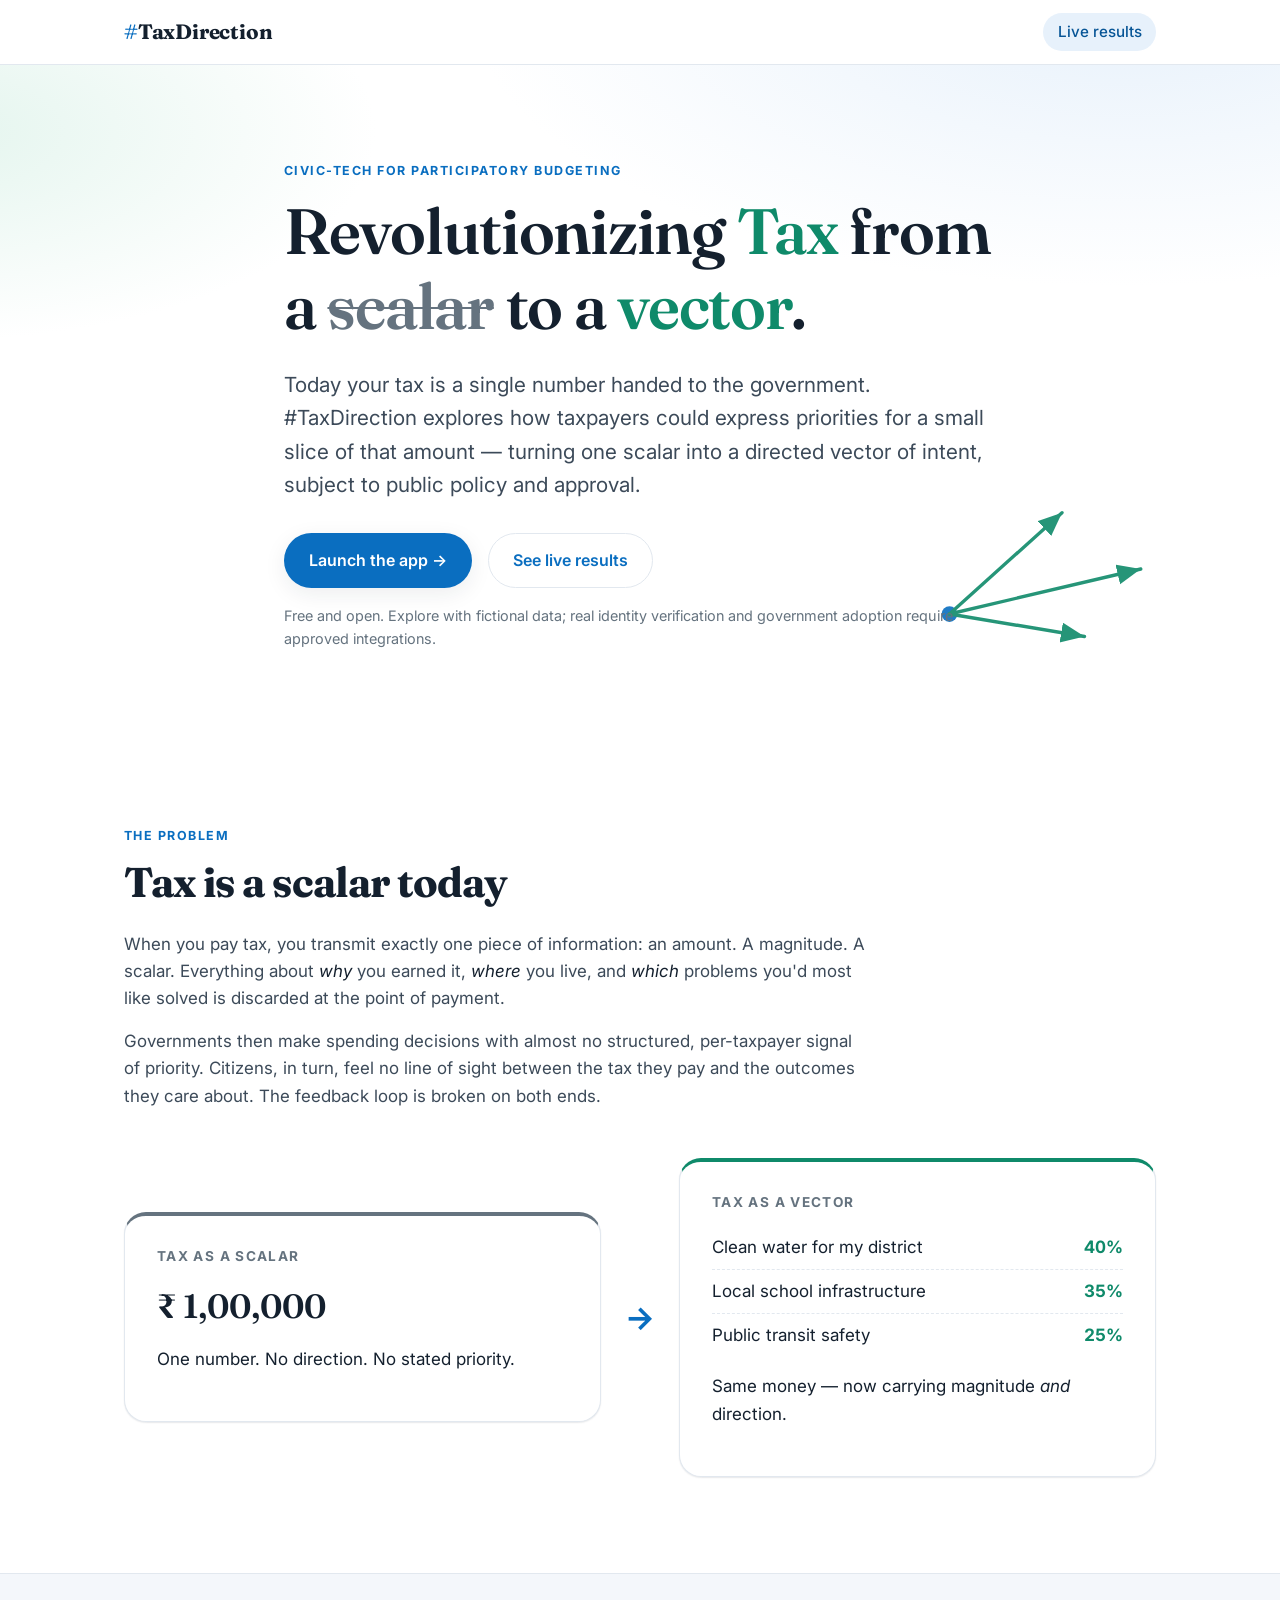
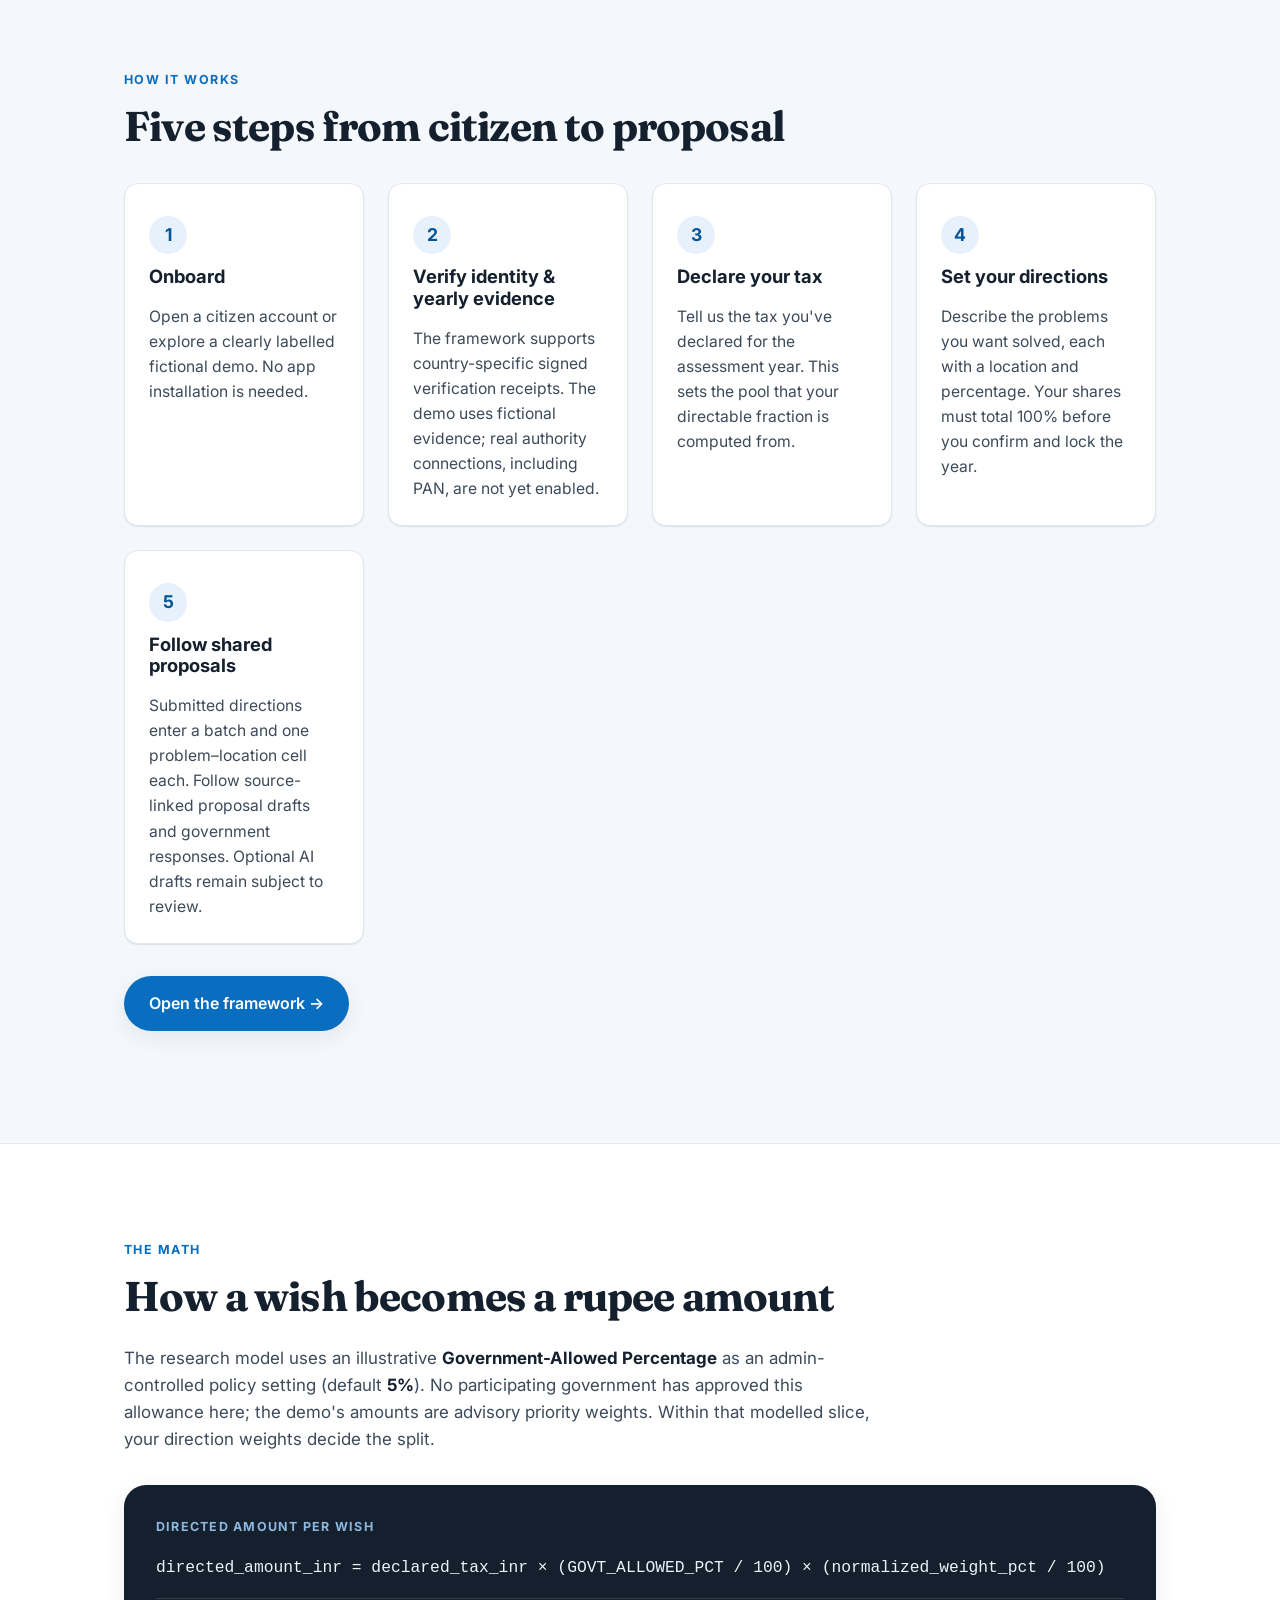
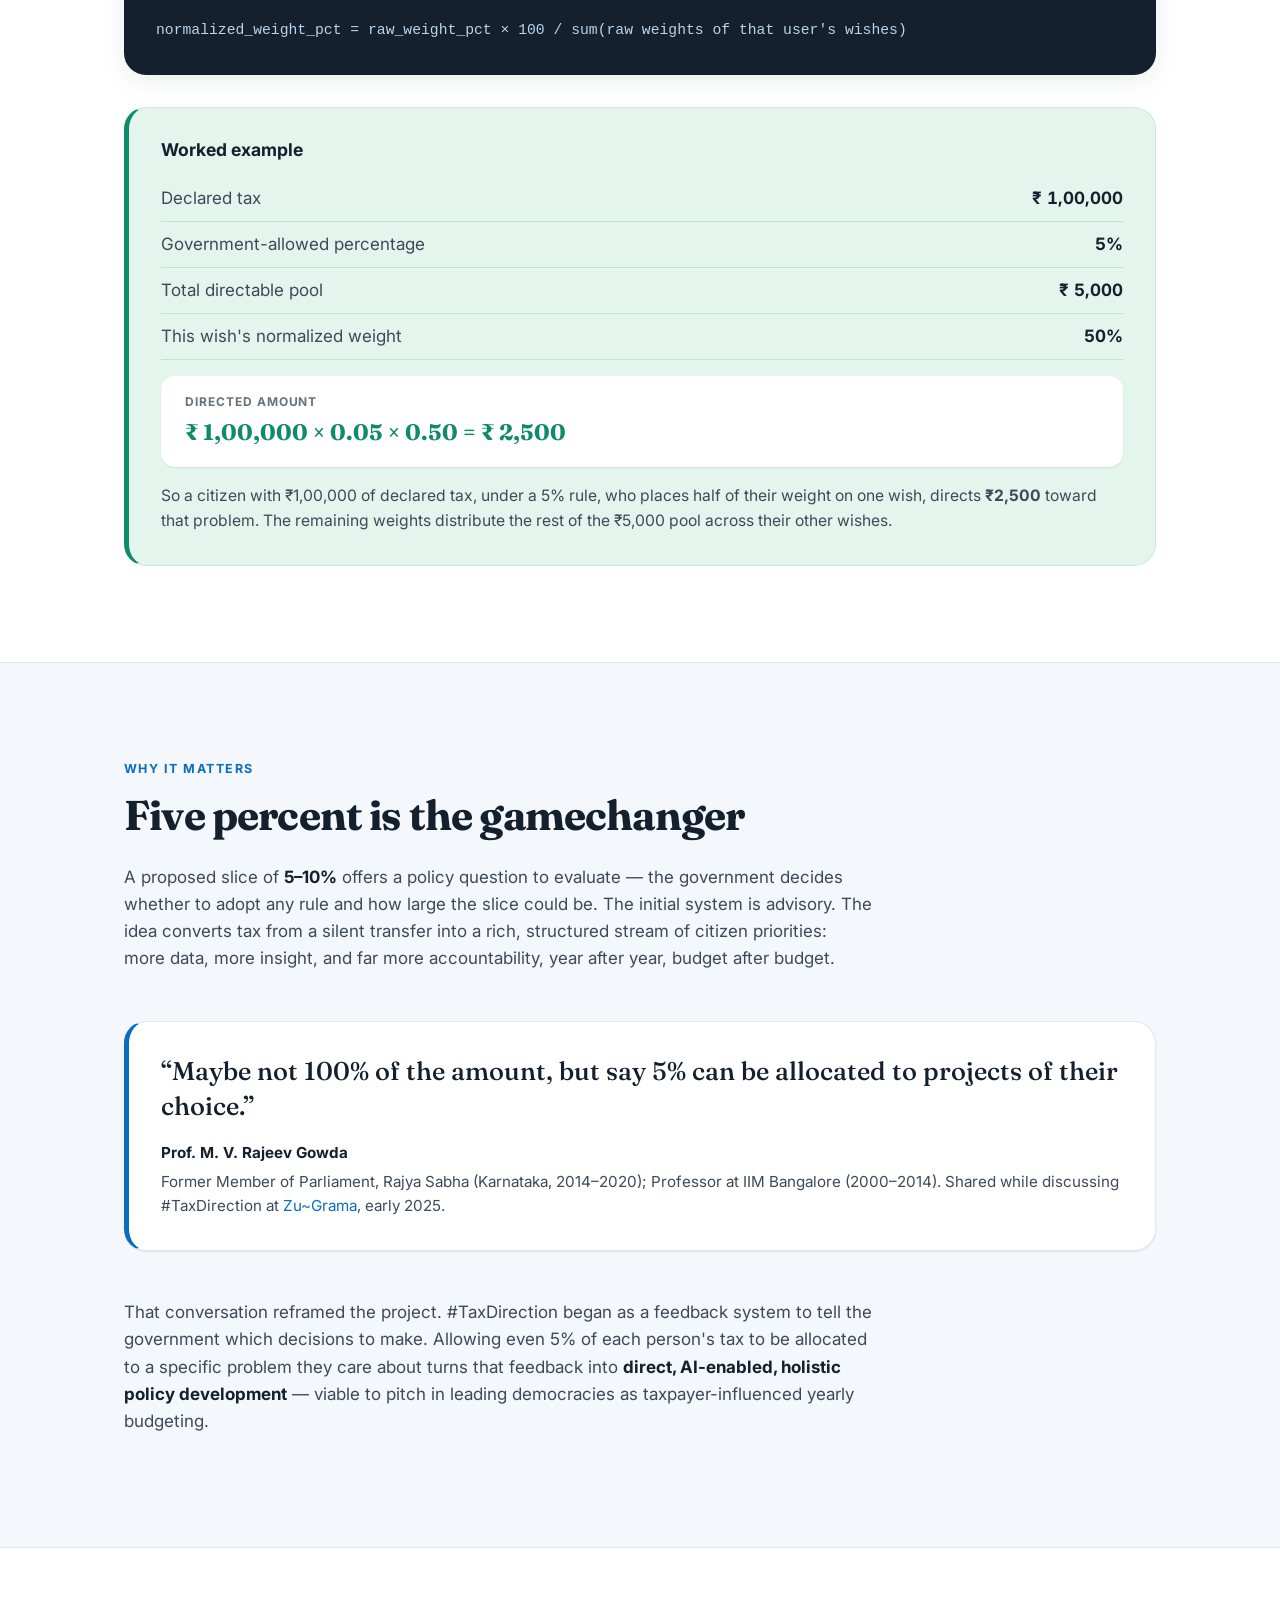
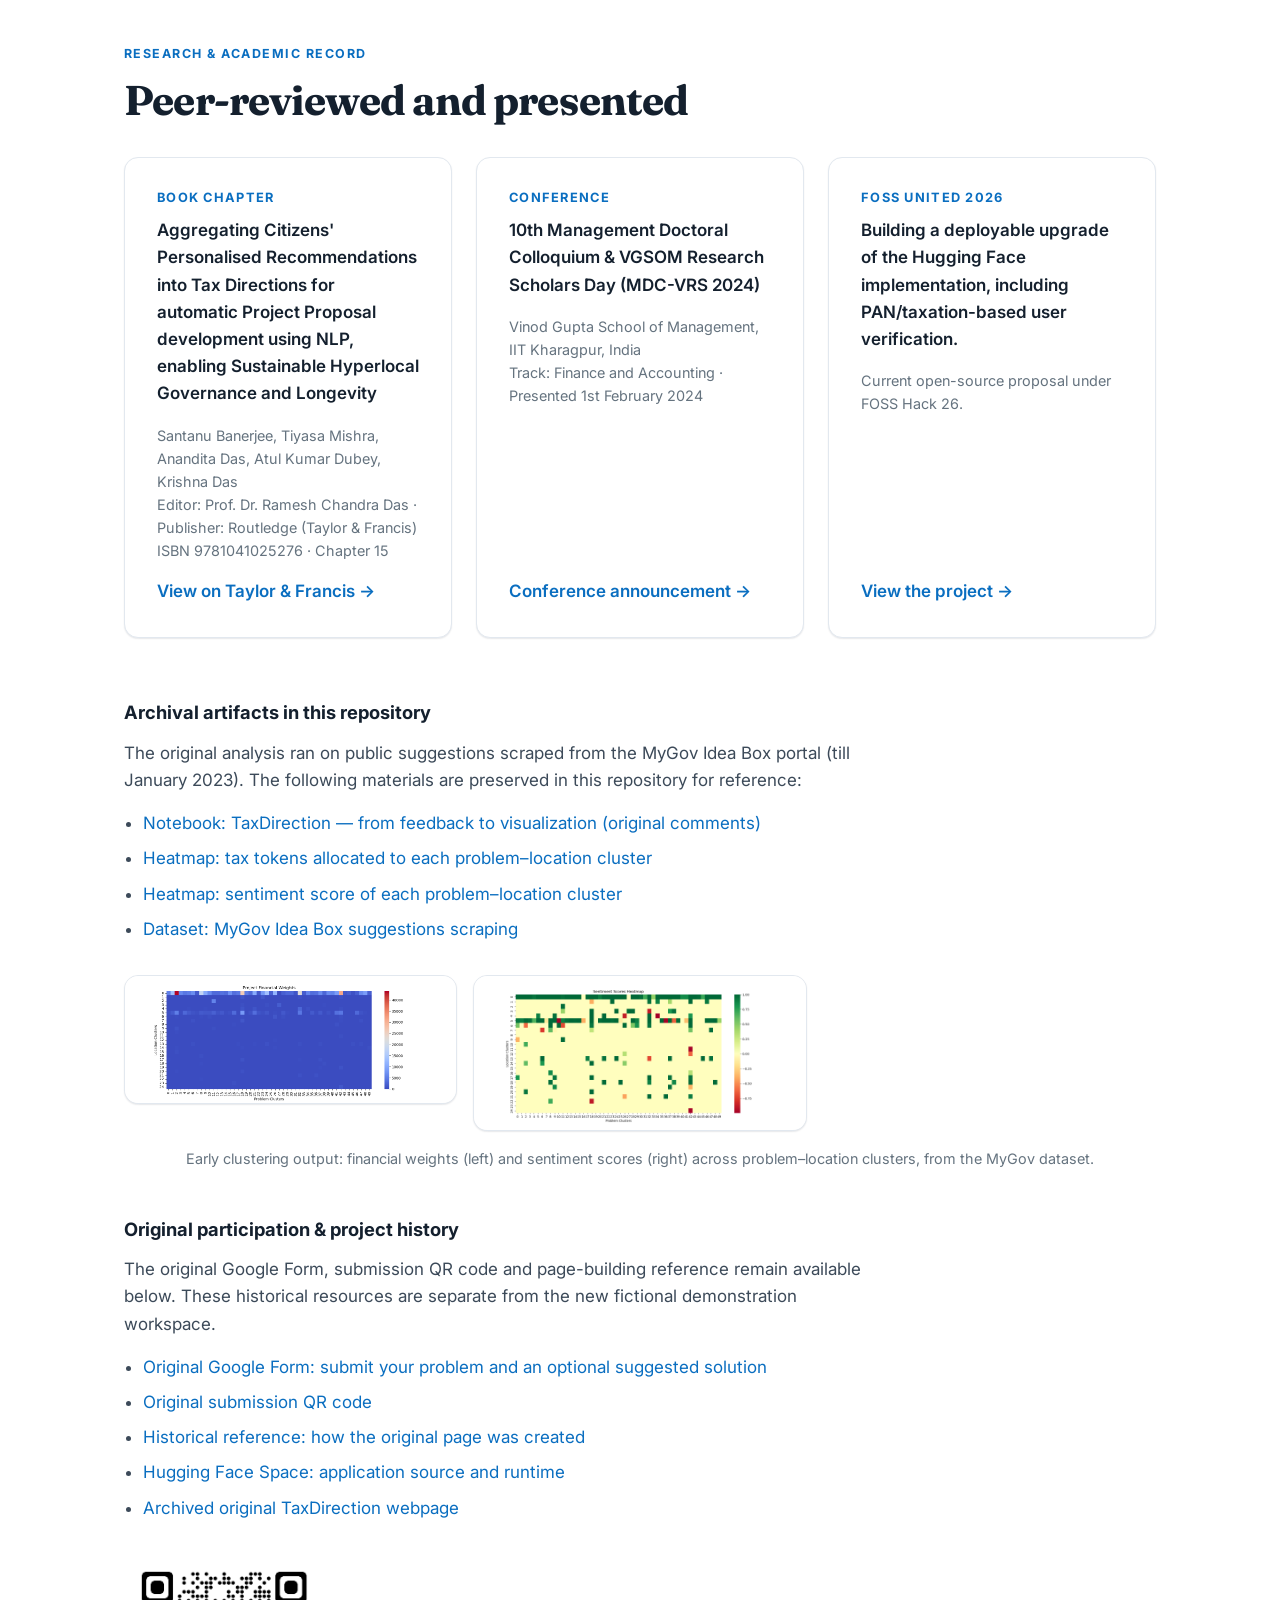
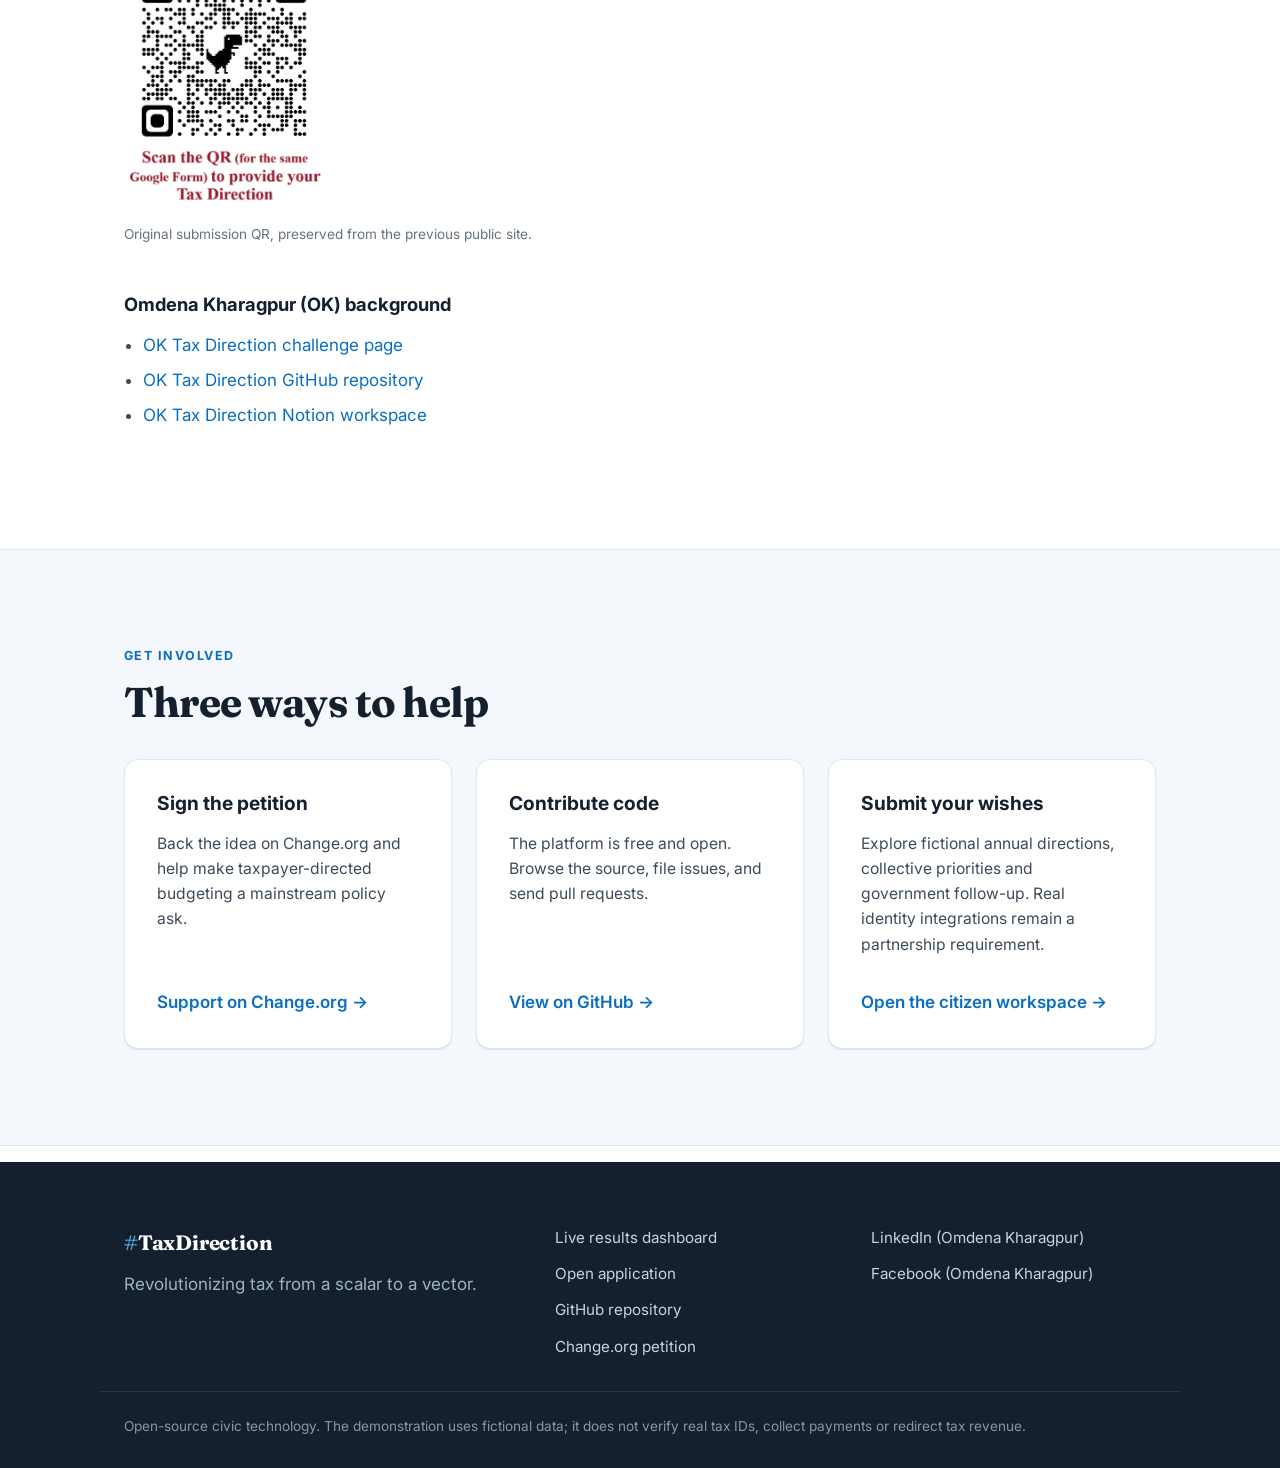
<file: index.html>
<!DOCTYPE html>
<html lang="en">
<head>
  <meta charset="UTF-8" />
  <meta name="viewport" content="width=device-width, initial-scale=1.0" />
  <title>#TaxDirection &mdash; Revolutionizing Tax from a scalar to a vector</title>
  <meta name="description" content="#TaxDirection lets taxpayers direct a small fraction of their tax toward the problems they most want solved. Wishes are clustered by problem and geography, and an AI drafts one project proposal per cluster." />
  <meta name="author" content="Santanu Banerjee" />

  <!-- Open Graph / social -->
  <meta property="og:title" content="#TaxDirection — Revolutionizing Tax from a scalar to a vector" />
  <meta property="og:description" content="Direct a fraction of your tax toward the problems you most want solved. Citizen wishes, clustered and turned into AI-drafted project proposals." />
  <meta property="og:type" content="website" />

  <link rel="preconnect" href="https://fonts.googleapis.com" />
  <link rel="preconnect" href="https://fonts.gstatic.com" crossorigin />
  <link href="https://fonts.googleapis.com/css2?family=Fraunces:opsz,wght@9..144,500;9..144,600;9..144,700&family=Inter:wght@400;500;600;700&display=swap" rel="stylesheet" />
  <link rel="stylesheet" href="styles.css" />
</head>
<body>
  <a class="skip-link" href="#main">Skip to main content</a>

  <!-- ============================ HEADER / NAV ============================ -->
  <header class="site-header" id="top">
    <div class="container nav-wrap">
      <a class="brand" href="#top">
        <span class="brand-hash">#</span>TaxDirection
      </a>
      <nav class="site-nav" aria-label="Primary">
        <details class="nav-menu">
          <summary>Menu</summary>
          <div class="nav-links">
            <a href="#problem">Problem</a>
            <a href="#how">How it works</a>
            <a href="#math">The math</a>
            <a href="#why">Why it matters</a>
            <a href="#research">Research</a>
            <a href="framework.html">International framework</a>
            <a href="app.html">Open workspace</a>
          </div>
        </details>
        <a href="dashboard.html" class="nav-cta">Live results</a>
      </nav>
    </div>
  </header>

  <main id="main">

    <!-- ============================ HERO ============================ -->
    <section class="hero">
      <div class="container hero-inner">
        <p class="eyebrow">Civic-tech for participatory budgeting</p>
        <h1 class="hero-title">
          Revolutionizing <span class="vec">Tax</span> from a
          <span class="scalar">scalar</span> to a <span class="vec">vector</span>.
        </h1>
        <p class="hero-pitch">
          Today your tax is a single number handed to the government. #TaxDirection explores how
          taxpayers could express priorities for a small slice of that amount &mdash; turning
          one scalar into a directed vector of intent, subject to public policy and approval.
        </p>
        <div class="hero-actions">
          <a class="btn btn-primary" href="app.html">
            Launch the app &rarr;
          </a>
          <a class="btn btn-ghost" href="dashboard.html">See live results</a>
        </div>
        <p class="hero-note">
          Free and open. Explore with fictional data; real identity verification and government adoption require approved integrations.
        </p>
      </div>

      <!-- Decorative vector illustration: scalar dot becoming a directed vector -->
      <div class="hero-viz" aria-hidden="true">
        <svg viewBox="0 0 320 220" role="img">
          <defs>
            <marker id="arrow" markerWidth="10" markerHeight="10" refX="7" refY="3" orient="auto">
              <path d="M0,0 L7,3 L0,6 Z" class="viz-arrowhead" />
            </marker>
          </defs>
          <circle class="viz-origin" cx="60" cy="160" r="7" />
          <line class="viz-vec viz-vec-1" x1="60" y1="160" x2="160" y2="70"  marker-end="url(#arrow)" />
          <line class="viz-vec viz-vec-2" x1="60" y1="160" x2="230" y2="120" marker-end="url(#arrow)" />
          <line class="viz-vec viz-vec-3" x1="60" y1="160" x2="180" y2="180" marker-end="url(#arrow)" />
        </svg>
      </div>
    </section>

    <!-- ============================ THE PROBLEM ============================ -->
    <section id="problem" class="section">
      <div class="container">
        <p class="section-eyebrow">The problem</p>
        <h2 class="section-title">Tax is a scalar today</h2>
        <div class="prose">
          <p>
            When you pay tax, you transmit exactly one piece of information: an amount. A magnitude.
            A scalar. Everything about <em>why</em> you earned it, <em>where</em> you live, and
            <em>which</em> problems you'd most like solved is discarded at the point of payment.
          </p>
          <p>
            Governments then make spending decisions with almost no structured, per-taxpayer signal
            of priority. Citizens, in turn, feel no line of sight between the tax they pay and the
            outcomes they care about. The feedback loop is broken on both ends.
          </p>
        </div>

        <div class="contrast-grid">
          <div class="contrast-card before">
            <h3>Tax as a scalar</h3>
            <p class="big-symbol">&#8377; 1,00,000</p>
            <p>One number. No direction. No stated priority.</p>
          </div>
          <div class="contrast-arrow" aria-hidden="true">&rarr;</div>
          <div class="contrast-card after">
            <h3>Tax as a vector</h3>
            <ul class="vec-list">
              <li><span>Clean water for my district</span><span class="vw">40%</span></li>
              <li><span>Local school infrastructure</span><span class="vw">35%</span></li>
              <li><span>Public transit safety</span><span class="vw">25%</span></li>
            </ul>
            <p>Same money &mdash; now carrying magnitude <em>and</em> direction.</p>
          </div>
        </div>
      </div>
    </section>

    <!-- ============================ HOW IT WORKS ============================ -->
    <section id="how" class="section section-alt">
      <div class="container">
        <p class="section-eyebrow">How it works</p>
        <h2 class="section-title">Five steps from citizen to proposal</h2>
        <ol class="steps">
          <li class="step">
            <span class="step-num">1</span>
            <h3>Onboard</h3>
            <p>Open a citizen account or explore a clearly labelled fictional demo. No app installation is needed.</p>
          </li>
          <li class="step">
            <span class="step-num">2</span>
            <h3>Verify identity &amp; yearly evidence</h3>
            <p>The framework supports country-specific signed verification receipts. The demo uses fictional evidence; real authority connections, including PAN, are not yet enabled.</p>
          </li>
          <li class="step">
            <span class="step-num">3</span>
            <h3>Declare your tax</h3>
            <p>Tell us the tax you've declared for the assessment year. This sets the pool that your directable fraction is computed from.</p>
          </li>
          <li class="step">
            <span class="step-num">4</span>
            <h3>Set your directions</h3>
            <p>Describe the problems you want solved, each with a location and percentage. Your shares must total 100% before you confirm and lock the year.</p>
          </li>
          <li class="step">
            <span class="step-num">5</span>
            <h3>Follow shared proposals</h3>
            <p>Submitted directions enter a batch and one problem&ndash;location cell each. Follow source-linked proposal drafts and government responses. Optional AI drafts remain subject to review.</p>
          </li>
        </ol>
        <p class="section-cta">
          <a class="btn btn-primary" href="app.html">Open the framework &rarr;</a>
        </p>
      </div>
    </section>

    <!-- ============================ THE MATH ============================ -->
    <section id="math" class="section">
      <div class="container">
        <p class="section-eyebrow">The math</p>
        <h2 class="section-title">How a wish becomes a rupee amount</h2>
        <div class="prose">
          <p>
            The research model uses an illustrative <strong>Government-Allowed Percentage</strong>
            as an admin-controlled policy setting (default <strong>5%</strong>). No participating
            government has approved this allowance here; the demo's amounts are advisory priority
            weights. Within that modelled slice, your direction weights decide the split.
          </p>
        </div>

        <figure class="formula-card">
          <figcaption>Directed amount per wish</figcaption>
          <div class="formula">
            <code>directed_amount_inr = declared_tax_inr &times; (GOVT_ALLOWED_PCT / 100) &times; (normalized_weight_pct / 100)</code>
          </div>
          <div class="formula sub">
            <code>normalized_weight_pct = raw_weight_pct &times; 100 / sum(raw weights of that user's wishes)</code>
          </div>
        </figure>

        <div class="worked-example">
          <h3>Worked example</h3>
          <ul class="kv">
            <li><span class="k">Declared tax</span><span class="v">&#8377; 1,00,000</span></li>
            <li><span class="k">Government-allowed percentage</span><span class="v">5%</span></li>
            <li><span class="k">Total directable pool</span><span class="v">&#8377; 5,000</span></li>
            <li><span class="k">This wish's normalized weight</span><span class="v">50%</span></li>
          </ul>
          <p class="example-result">
            <span>Directed amount</span>
            <strong>&#8377; 1,00,000 &times; 0.05 &times; 0.50 = &#8377; 2,500</strong>
          </p>
          <p class="example-note">
            So a citizen with &#8377;1,00,000 of declared tax, under a 5% rule, who places half of their
            weight on one wish, directs <strong>&#8377;2,500</strong> toward that problem. The remaining
            weights distribute the rest of the &#8377;5,000 pool across their other wishes.
          </p>
        </div>
      </div>
    </section>

    <!-- ============================ WHY IT MATTERS ============================ -->
    <section id="why" class="section section-alt">
      <div class="container">
        <p class="section-eyebrow">Why it matters</p>
        <h2 class="section-title">Five percent is the gamechanger</h2>
        <div class="prose">
          <p>
            A proposed slice of <strong>5&ndash;10%</strong> offers a policy question to evaluate
            &mdash; the government decides whether to adopt any rule and how large the slice could
            be. The initial system is advisory. The idea converts tax from a silent transfer into
            a rich, structured stream of citizen priorities: more data, more insight, and far more
            accountability, year after year, budget after budget.
          </p>
        </div>

        <blockquote class="endorsement">
          <p>
            &ldquo;Maybe not 100% of the amount, but say 5% can be allocated to projects of their choice.&rdquo;
          </p>
          <footer>
            <strong>Prof. M. V. Rajeev Gowda</strong>
            <span>
              Former Member of Parliament, Rajya Sabha (Karnataka, 2014&ndash;2020);
              Professor at IIM Bangalore (2000&ndash;2014).
              Shared while discussing #TaxDirection at
              <a href="https://zugrama.org/" target="_blank" rel="noopener">Zu~Grama</a>, early 2025.
            </span>
          </footer>
        </blockquote>

        <p class="prose">
          That conversation reframed the project. #TaxDirection began as a feedback system to tell the
          government which decisions to make. Allowing even 5% of each person's tax to be allocated to
          a specific problem they care about turns that feedback into <strong>direct, AI-enabled,
          holistic policy development</strong> &mdash; viable to pitch in leading democracies as
          taxpayer-influenced yearly budgeting.
        </p>
      </div>
    </section>

    <!-- ============================ RESEARCH ============================ -->
    <section id="research" class="section">
      <div class="container">
        <p class="section-eyebrow">Research &amp; academic record</p>
        <h2 class="section-title">Peer-reviewed and presented</h2>

        <div class="research-grid">
          <article class="research-card">
            <h3>Book chapter</h3>
            <p class="rc-title">
              Aggregating Citizens' Personalised Recommendations into Tax Directions for automatic
              Project Proposal development using NLP, enabling Sustainable Hyperlocal Governance and Longevity
            </p>
            <p class="rc-meta">
              Santanu Banerjee, Tiyasa Mishra, Anandita Das, Atul Kumar Dubey, Krishna Das<br />
              Editor: Prof. Dr. Ramesh Chandra Das &middot; Publisher: Routledge (Taylor &amp; Francis)<br />
              ISBN 9781041025276 &middot; Chapter 15
            </p>
            <a class="rc-link" href="https://www.taylorfrancis.com/chapters/edit/10.4324/9781003619703-18/[base64]" target="_blank" rel="noopener">View on Taylor &amp; Francis &rarr;</a>
          </article>

          <article class="research-card">
            <h3>Conference</h3>
            <p class="rc-title">
              10th Management Doctoral Colloquium &amp; VGSOM Research Scholars Day (MDC-VRS 2024)
            </p>
            <p class="rc-meta">
              Vinod Gupta School of Management, IIT Kharagpur, India<br />
              Track: Finance and Accounting &middot; Presented 1st February 2024
            </p>
            <a class="rc-link" href="https://www.linkedin.com/posts/vgsomiitkgp_mdc-vrs-2024-activity-7142869683329810432-Hc_y" target="_blank" rel="noopener">Conference announcement &rarr;</a>
          </article>

          <article class="research-card">
            <h3>FOSS United 2026</h3>
            <p class="rc-title">
              Building a deployable upgrade of the Hugging Face implementation, including PAN/taxation-based user verification.
            </p>
            <p class="rc-meta">Current open-source proposal under FOSS Hack 26.</p>
            <a class="rc-link" href="https://fossunited.org/hack/fosshack26/p/c6s7kea2an" target="_blank" rel="noopener">View the project &rarr;</a>
          </article>
        </div>

        <h3 class="archival-heading">Archival artifacts in this repository</h3>
        <p class="prose">
          The original analysis ran on public suggestions scraped from the MyGov Idea Box portal
          (till January 2023). The following materials are preserved in this repository for reference:
        </p>
        <ul class="archival-links">
          <li>
            <a href="Annexure (Old Files with elaborate comments)/TaxDirection from Feedback to Visualization (original comments).ipynb" target="_blank" rel="noopener">
              Notebook: TaxDirection &mdash; from feedback to visualization (original comments)
            </a>
          </li>
          <li>
            <a href="Annexure (Old Files with elaborate comments)/Project Financial Weights_HeatMap.png" target="_blank" rel="noopener">
              Heatmap: tax tokens allocated to each problem&ndash;location cluster
            </a>
          </li>
          <li>
            <a href="Annexure (Old Files with elaborate comments)/SentimentScores_HeatMap_RedHigh.png" target="_blank" rel="noopener">
              Heatmap: sentiment score of each problem&ndash;location cluster
            </a>
          </li>
          <li>
            <a href="https://github.com/SanTanBan/MyGov-Idea-Box-Suggestions-Scraping" target="_blank" rel="noopener">
              Dataset: MyGov Idea Box suggestions scraping
            </a>
          </li>
        </ul>

        <figure class="heatmaps">
          <img src="Annexure (Old Files with elaborate comments)/Project Financial Weights_HeatMap.png"
               alt="Heatmap of tax tokens allocated to each problem-location cluster" loading="lazy" />
          <img src="Annexure (Old Files with elaborate comments)/SentimentScores_HeatMap_RedHigh.png"
               alt="Heatmap of sentiment score of each problem-location cluster" loading="lazy" />
          <figcaption>
            Early clustering output: financial weights (left) and sentiment scores (right) across
            problem&ndash;location clusters, from the MyGov dataset.
          </figcaption>
        </figure>

        <h3 class="archival-heading">Original participation &amp; project history</h3>
        <p class="prose">The original Google Form, submission QR code and page-building reference remain available below. These historical resources are separate from the new fictional demonstration workspace.</p>
        <ul class="archival-links">
          <li><a href="https://forms.gle/6CCyEZCTAKirK1HF9" target="_blank" rel="noopener noreferrer">Original Google Form: submit your problem and an optional suggested solution</a></li>
          <li><a href="Annexure (Old Files with elaborate comments)/RQ.png" target="_blank" rel="noopener noreferrer">Original submission QR code</a></li>
          <li><a href="https://chat.openai.com/share/c6e73236-7885-4355-b0bf-236d7e7c0654" target="_blank" rel="noopener noreferrer">Historical reference: how the original page was created</a></li>
          <li><a href="https://huggingface.co/spaces/SantanuBanerjee/TaxDirection" target="_blank" rel="noopener noreferrer">Hugging Face Space: application source and runtime</a></li>
          <li><a href="legacy.html">Archived original TaxDirection webpage</a></li>
        </ul>
        <figure class="submission-qr"><img src="Annexure (Old Files with elaborate comments)/RQ.png" alt="Original TaxDirection Google Form submission QR code" width="200" height="200" loading="lazy"><figcaption>Original submission QR, preserved from the previous public site.</figcaption></figure>

        <h3 class="archival-heading">Omdena Kharagpur (OK) background</h3>
        <ul class="archival-links">
          <li><a href="https://omdena.com/chapter-challenges/tax-allocation-system-creation-allowing-hyperlocal-government-investment-into-targeted-sustainable-developmental-solutions/" target="_blank" rel="noopener">OK Tax Direction challenge page</a></li>
          <li><a href="https://github.com/OmdenaAI/kharagpur-chapter-tax-allocation-system" target="_blank" rel="noopener">OK Tax Direction GitHub repository</a></li>
          <li><a href="https://omdenadocs.notion.site/Kharagpur-India-Chapter-Tax-allocation-system-creation-allowing-hyperlocal-government-investment--667c22f2bdc343c48c5b3e1f8b1bd2fd" target="_blank" rel="noopener">OK Tax Direction Notion workspace</a></li>
        </ul>
      </div>
    </section>

    <!-- ============================ GET INVOLVED ============================ -->
    <section id="involved" class="section section-alt">
      <div class="container">
        <p class="section-eyebrow">Get involved</p>
        <h2 class="section-title">Three ways to help</h2>
        <div class="involve-grid">
          <a class="involve-card" href="https://chng.it/WD4hqYxJ9d" target="_blank" rel="noopener">
            <h3>Sign the petition</h3>
            <p>Back the idea on Change.org and help make taxpayer-directed budgeting a mainstream policy ask.</p>
            <span class="involve-go">Support on Change.org &rarr;</span>
          </a>
          <a class="involve-card" href="https://github.com/SanTanBan/TaxDirection" target="_blank" rel="noopener">
            <h3>Contribute code</h3>
            <p>The platform is free and open. Browse the source, file issues, and send pull requests.</p>
            <span class="involve-go">View on GitHub &rarr;</span>
          </a>
          <a class="involve-card" href="app.html">
            <h3>Submit your wishes</h3>
            <p>Explore fictional annual directions, collective priorities and government follow-up. Real identity integrations remain a partnership requirement.</p>
            <span class="involve-go">Open the citizen workspace &rarr;</span>
          </a>
        </div>
      </div>
    </section>

  </main>

  <!-- ============================ FOOTER ============================ -->
  <footer class="site-footer">
    <div class="container footer-inner">
      <div class="footer-brand">
        <span class="brand"><span class="brand-hash">#</span>TaxDirection</span>
        <p>Revolutionizing tax from a scalar to a vector.</p>
      </div>
      <nav class="footer-nav" aria-label="Footer">
        <a href="dashboard.html">Live results dashboard</a>
        <a href="app.html">Open application</a>
        <a href="https://github.com/SanTanBan/TaxDirection" target="_blank" rel="noopener">GitHub repository</a>
        <a href="https://chng.it/WD4hqYxJ9d" target="_blank" rel="noopener">Change.org petition</a>
      </nav>
      <nav class="footer-social" aria-label="Social">
        <a href="https://www.linkedin.com/company/omdena-kharagpur" target="_blank" rel="noopener">LinkedIn (Omdena Kharagpur)</a>
        <a href="https://www.facebook.com/people/Omdena-Kharagpur/100086423540476/" target="_blank" rel="noopener">Facebook (Omdena Kharagpur)</a>
      </nav>
    </div>
    <div class="container footer-legal">
      <p>Open-source civic technology. The demonstration uses fictional data; it does not verify real tax IDs, collect payments or redirect tax revenue.</p>
    </div>
  </footer>

  <!-- Minimal progressive enhancement: gentle reveal-on-scroll.
       No framework. Content is fully visible without JS; this only
       adds a fade-in when JS + IntersectionObserver are available. -->
  <script>
    (function () {
      var prefersReduced = window.matchMedia &&
        window.matchMedia("(prefers-reduced-motion: reduce)").matches;
      if (prefersReduced || !("IntersectionObserver" in window)) return;

      var targets = document.querySelectorAll(
        ".section-title, .prose, .steps, .contrast-grid, .formula-card, " +
        ".worked-example, .endorsement, .research-grid, .heatmaps, .involve-grid"
      );
      targets.forEach(function (el) { el.classList.add("reveal"); });

      var io = new IntersectionObserver(function (entries) {
        entries.forEach(function (entry) {
          if (entry.isIntersecting) {
            entry.target.classList.add("is-visible");
            io.unobserve(entry.target);
          }
        });
      }, { threshold: 0.12 });

      targets.forEach(function (el) { io.observe(el); });
    })();
  </script>
</body>
</html>
</file>
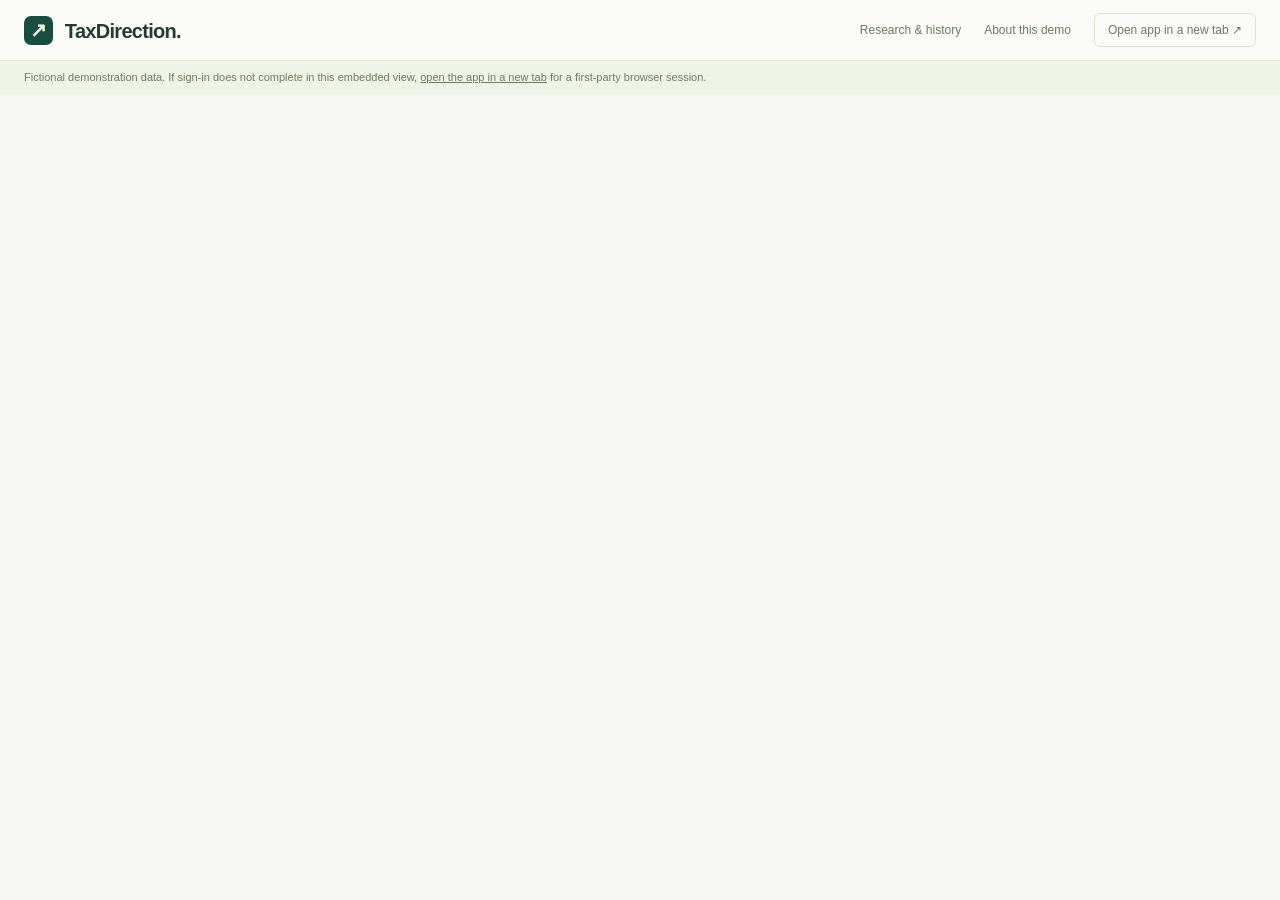
<file: app.html>
<!doctype html>
<html lang="en">
<head>
  <meta charset="utf-8"><meta name="viewport" content="width=device-width,initial-scale=1">
  <title>TaxDirection — Citizen & government workspace</title>
  <meta name="description" content="Explore the TaxDirection citizen and government demonstration workspace, hosted through the project's GitHub Pages site.">
  <link rel="stylesheet" href="app-shell.css">
</head>
<body>
  <header class="app-header">
    <a class="app-brand" href="index.html"><span>↗</span> TaxDirection.</a>
    <nav aria-label="Application links"><a href="index.html#research">Research & history</a><a href="framework.html">About this demo</a><a class="standalone" href="https://santanubanerjee-taxdirection.hf.space" target="_blank" rel="noopener noreferrer">Open app in a new tab ↗</a></nav>
  </header>
  <p class="app-note">Fictional demonstration data. If sign-in does not complete in this embedded view, <a href="https://santanubanerjee-taxdirection.hf.space" target="_blank" rel="noopener noreferrer">open the app in a new tab</a> for a first-party browser session.</p>
  <main><iframe title="TaxDirection citizen and government workspace" src="https://santanubanerjee-taxdirection.hf.space" referrerpolicy="no-referrer" sandbox="allow-scripts allow-same-origin allow-forms allow-popups allow-popups-to-escape-sandbox allow-downloads" allow="camera 'none'; microphone 'none'; geolocation 'none'"></iframe></main>
  <noscript>The workspace requires JavaScript. The <a href="index.html">public project pages</a> remain readable without it.</noscript>
</body>
</html>
</file>
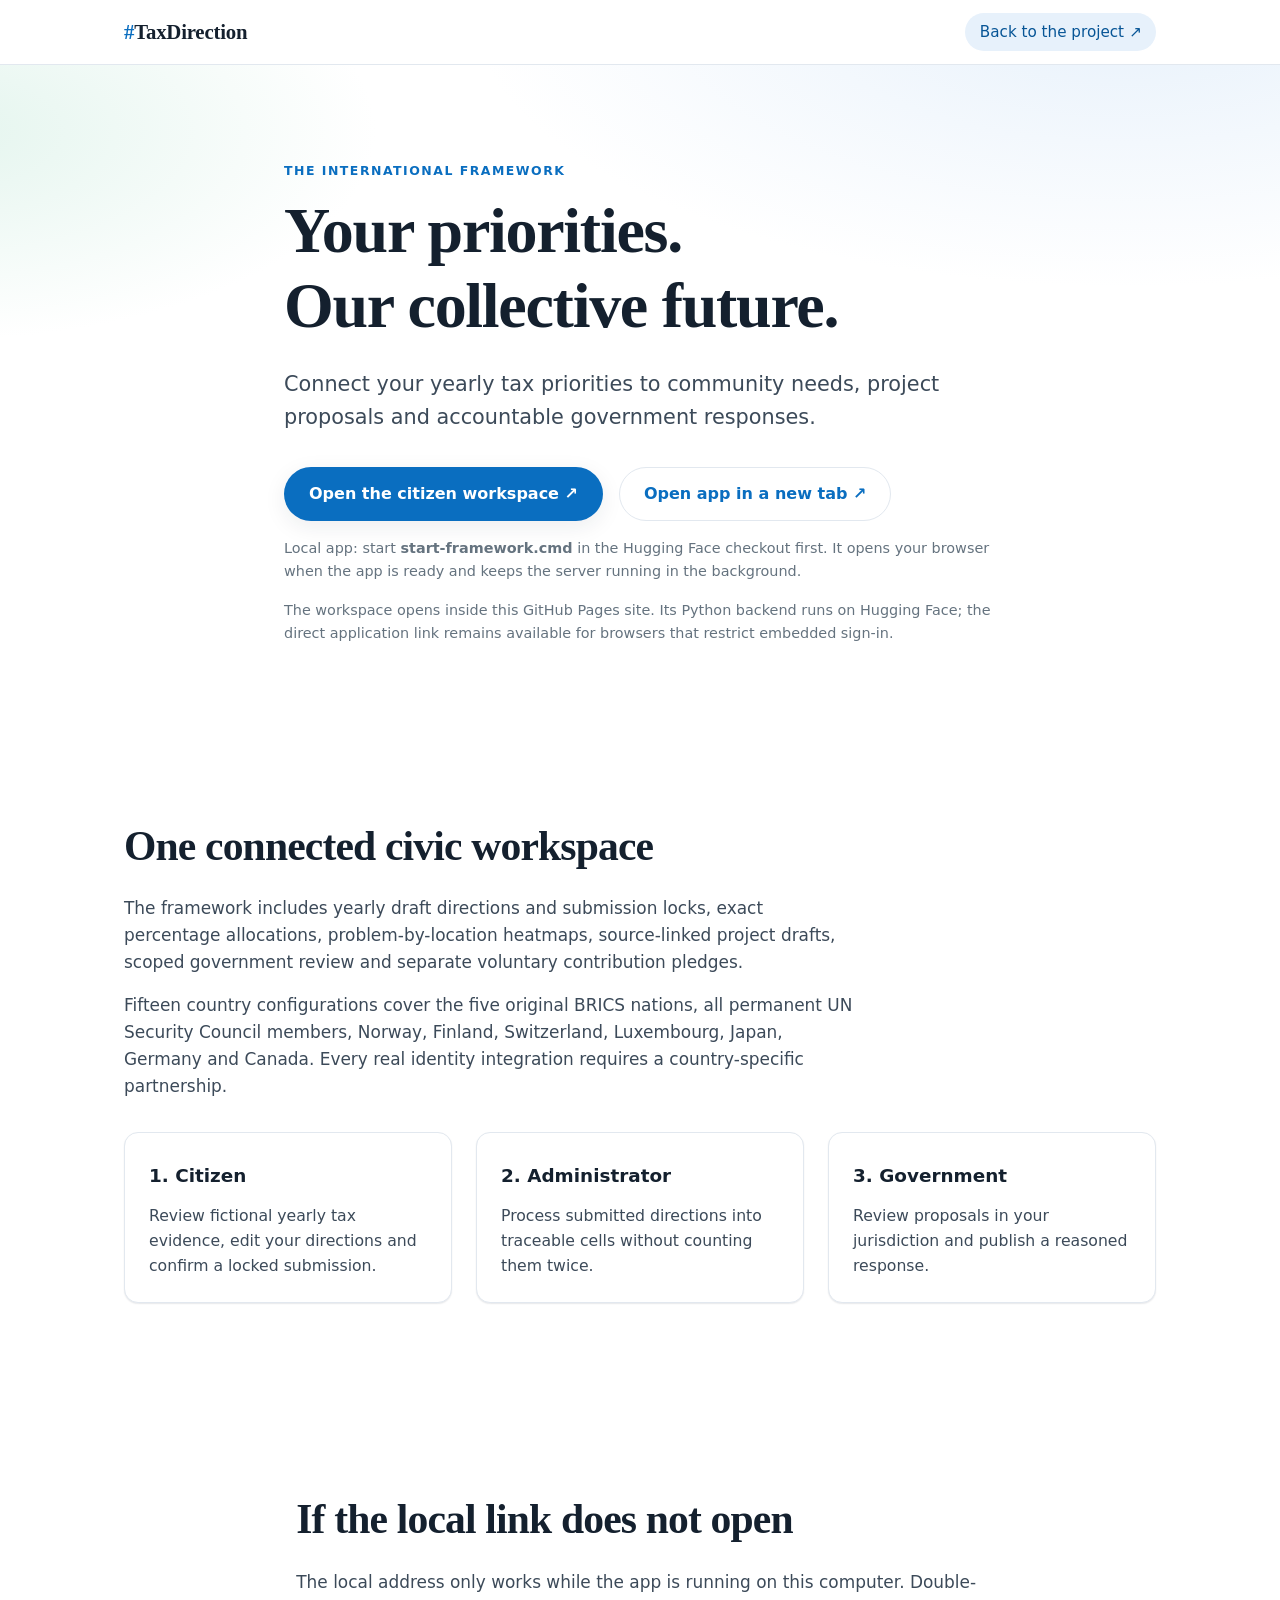
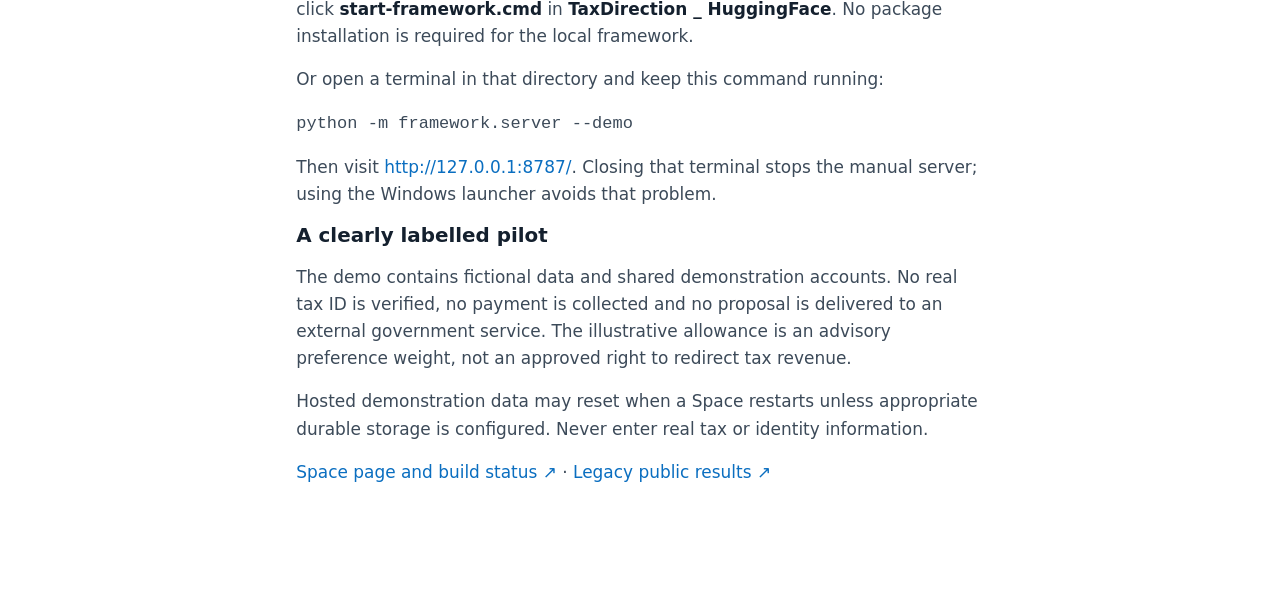
<file: framework.html>
<!doctype html>
<html lang="en">
<head>
  <meta charset="utf-8"><meta name="viewport" content="width=device-width,initial-scale=1">
  <title>TaxDirection — Open the international framework</title>
  <meta name="description" content="Open TaxDirection locally or on Hugging Face. Citizen directions, batch heatmaps and accountable government review.">
  <link rel="stylesheet" href="styles.css">
</head>
<body>
  <a class="skip-link" href="#main">Skip to content</a>
  <header class="site-header"><div class="container nav-wrap"><a class="brand" href="index.html"><span class="brand-hash">#</span>TaxDirection</a><nav class="site-nav"><a href="index.html" class="nav-cta">Back to the project ↗</a></nav></div></header>
  <main id="main">
    <section class="hero" id="launch"><div class="container hero-inner">
      <p class="eyebrow">The international framework</p>
      <h1 class="hero-title">Your priorities.<br>Our collective future.</h1>
      <p class="hero-pitch">Connect your yearly tax priorities to community needs, project proposals and accountable government responses.</p>
      <div class="hero-actions">
        <a class="btn btn-primary" href="app.html">Open the citizen workspace ↗</a>
        <a class="btn btn-ghost" href="https://santanubanerjee-taxdirection.hf.space" target="_blank" rel="noopener noreferrer">Open app in a new tab ↗</a>
      </div>
      <p class="hero-note">Local app: start <strong>start-framework.cmd</strong> in the Hugging Face checkout first. It opens your browser when the app is ready and keeps the server running in the background.</p>
      <p class="hero-note">The workspace opens inside this GitHub Pages site. Its Python backend runs on Hugging Face; the direct application link remains available for browsers that restrict embedded sign-in.</p>
    </div></section>
    <section class="section"><div class="container">
      <h2 class="section-title">One connected civic workspace</h2>
      <div class="prose"><p>The framework includes yearly draft directions and submission locks, exact percentage allocations, problem-by-location heatmaps, source-linked project drafts, scoped government review and separate voluntary contribution pledges.</p><p>Fifteen country configurations cover the five original BRICS nations, all permanent UN Security Council members, Norway, Finland, Switzerland, Luxembourg, Japan, Germany and Canada. Every real identity integration requires a country-specific partnership.</p></div>
      <div class="steps">
        <article class="step"><h3>1. Citizen</h3><p>Review fictional yearly tax evidence, edit your directions and confirm a locked submission.</p></article>
        <article class="step"><h3>2. Administrator</h3><p>Process submitted directions into traceable cells without counting them twice.</p></article>
        <article class="step"><h3>3. Government</h3><p>Review proposals in your jurisdiction and publish a reasoned response.</p></article>
      </div>
    </div></section>
    <section class="section"><div class="container prose">
      <h2 class="section-title">If the local link does not open</h2>
      <p>The local address only works while the app is running on this computer. Double-click <strong>start-framework.cmd</strong> in <strong>TaxDirection _ HuggingFace</strong>. No package installation is required for the local framework.</p>
      <p>Or open a terminal in that directory and keep this command running:</p>
      <pre><code>python -m framework.server --demo</code></pre>
      <p>Then visit <a href="http://127.0.0.1:8787/">http://127.0.0.1:8787/</a>. Closing that terminal stops the manual server; using the Windows launcher avoids that problem.</p>
      <h3>A clearly labelled pilot</h3>
      <p>The demo contains fictional data and shared demonstration accounts. No real tax ID is verified, no payment is collected and no proposal is delivered to an external government service. The illustrative allowance is an advisory preference weight, not an approved right to redirect tax revenue.</p>
      <p>Hosted demonstration data may reset when a Space restarts unless appropriate durable storage is configured. Never enter real tax or identity information.</p>
      <p><a href="https://huggingface.co/spaces/SantanuBanerjee/TaxDirection" target="_blank" rel="noopener noreferrer">Space page and build status ↗</a> · <a href="dashboard.html">Legacy public results ↗</a></p>
    </div></section>
  </main>
</body>
</html>
</file>
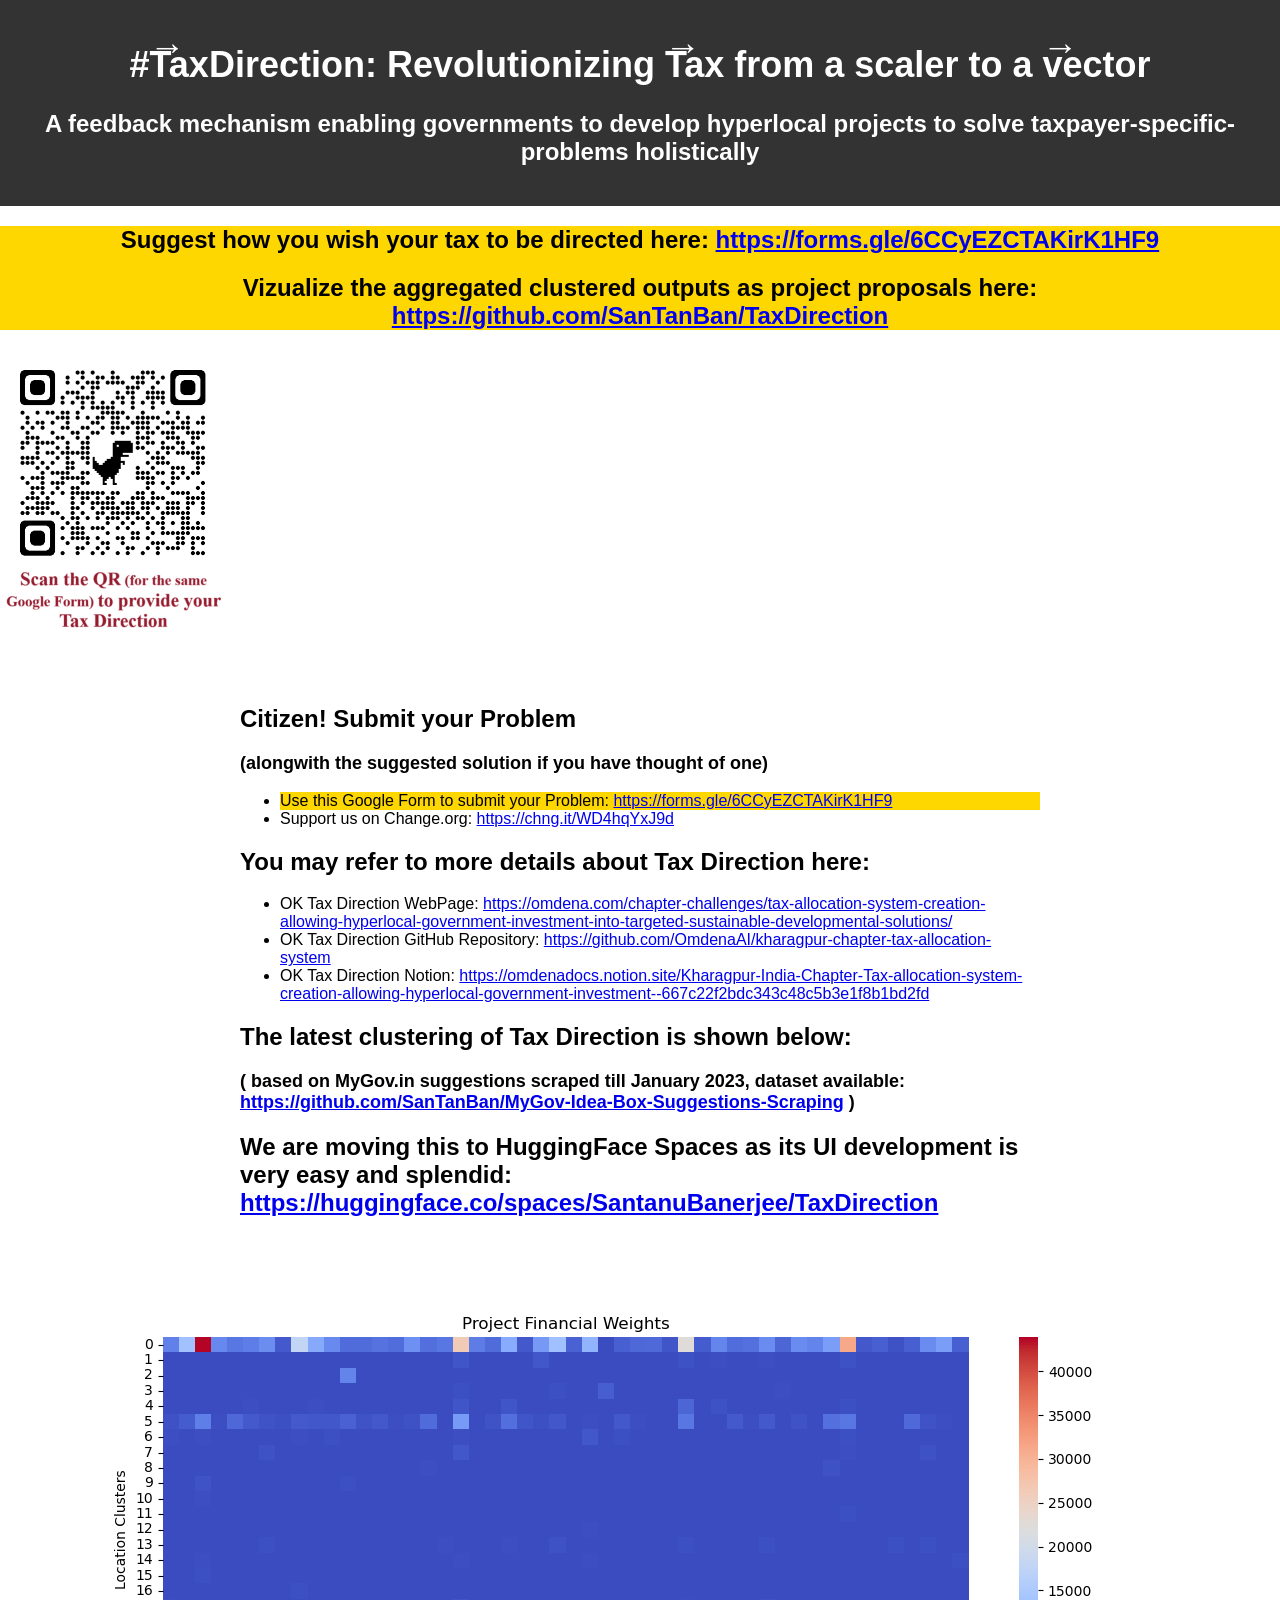
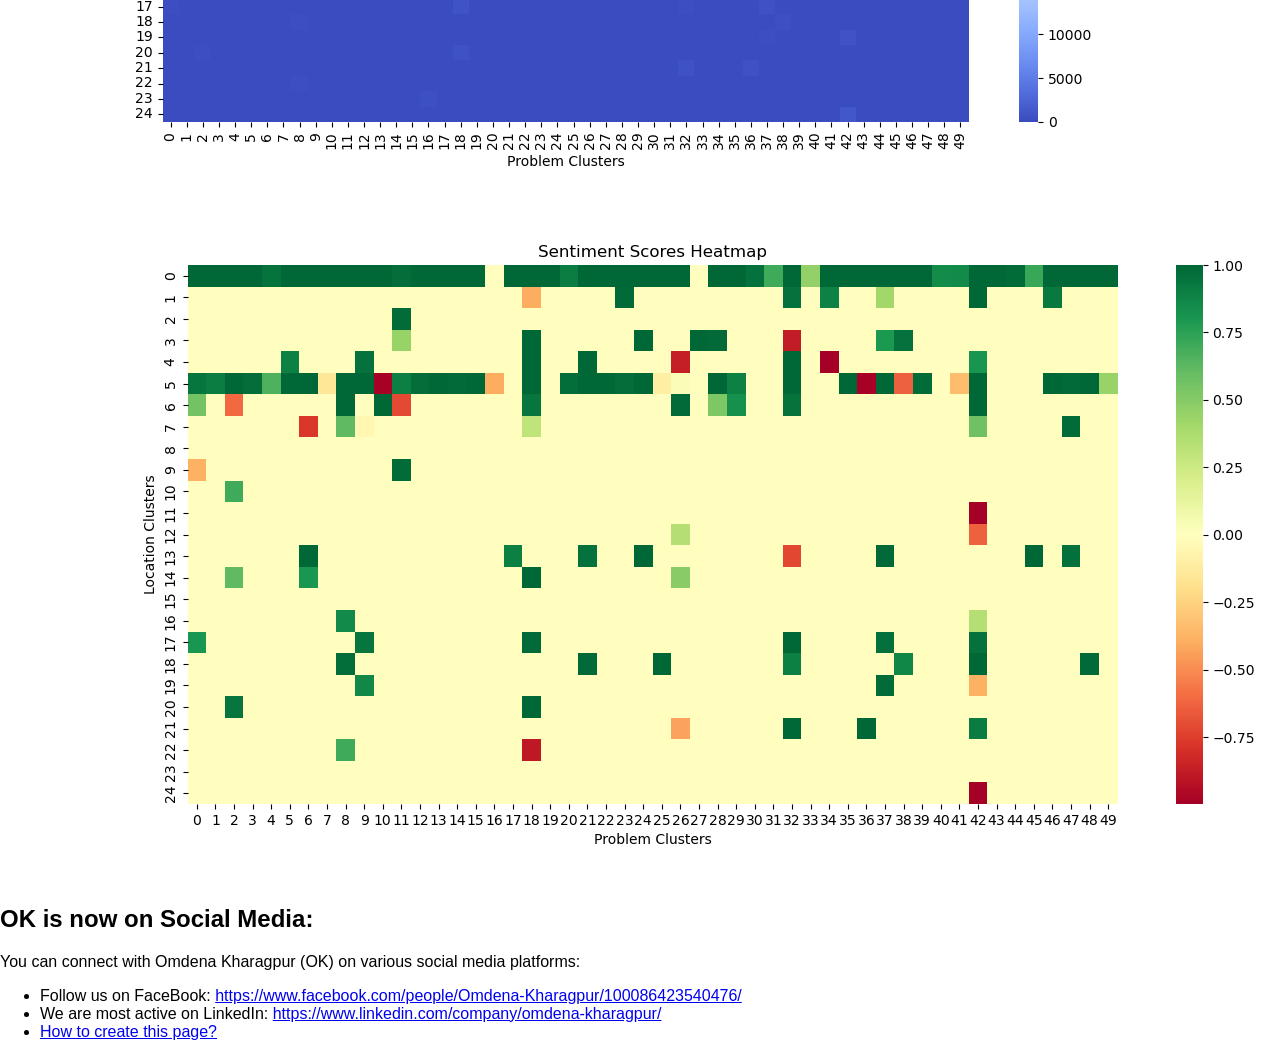
<file: legacy.html>
<!DOCTYPE html>
<html>
<head>
    <meta charset="UTF-8">
    <meta name="viewport" content="width=device-width, initial-scale=1.0">
    <link rel="stylesheet" href="legacy.css">
    <title>#TaxDirection</title>
    <style>
        body {
            font-family: Arial, sans-serif;
            background-color: #FFF;
            margin: 0;
            padding: 0;
        }
        header {
            background-color: #333;
            color: #fff;
            text-align: center;
            padding: 20px;
        }
        h1 {
            font-size: 36px;
        }
        h2 {
            font-size: 24px;
        }
        h3 {
            font-size: 18px;
        }
        .container {
            max-width: 800px;
            margin: 20px auto;
            padding: 20px;
            background-color: #fff;
        }

        /* New styles for the horizontal arrow */
        .arrow {
            position: relative;
            font-weight: bold;
        }

        .arrow::before {
            content: "\2192"; /* Unicode character for a rightwards arrow */
            position: absolute;
            top: -0.5em; /* Adjust this value to place the arrow where you want */
            left: 0;
            color: inherit; /* Same color as the text */
        }

        
    </style>
</head>
<body>
    <header>
        <h1>#<span class="arrow">TaxDirection</span>: Revolutionizing <span class="arrow">Tax</span> from a scaler to a <span class="arrow">vector</span></h1>
        <h2>A feedback mechanism enabling governments to develop hyperlocal projects to solve taxpayer-specific-problems holistically</h2>
    </header>

    <section class="glistening-effect">
        <h2>Suggest how you wish your tax to be directed here: <a href="https://forms.gle/6CCyEZCTAKirK1HF9" target="_blank">https://forms.gle/6CCyEZCTAKirK1HF9</a></h2>
        <h2>Vizualize the aggregated clustered outputs as project proposals here: <a href="https://github.com/SanTanBan/TaxDirection" target="_blank">https://github.com/SanTanBan/TaxDirection</a></h2>
    </section>
        
    <img src="Annexure (Old Files with elaborate comments)/RQ.png" alt="TaxDirection submission QR">
    
    <section class="container">
        <h2>Citizen! Submit your Problem</h2>
        <h3>(alongwith the suggested solution if you have thought of one)</h3>
        <p  class="glistening-effect">
            <ul>
                <li class="glistening-effect_2">Use this Google Form to submit your Problem: <a href="https://forms.gle/6CCyEZCTAKirK1HF9" target="_blank">https://forms.gle/6CCyEZCTAKirK1HF9</a></li>
                <li>Support us on Change.org: <a href="https://chng.it/WD4hqYxJ9d" target="_blank">https://chng.it/WD4hqYxJ9d</a></li>
            </ul>
        </p>
        
        <h2>You may refer to more details about Tax Direction here:</h2>
        <p>
            <ul>
                <li>OK Tax Direction WebPage: <a href="https://omdena.com/chapter-challenges/tax-allocation-system-creation-allowing-hyperlocal-government-investment-into-targeted-sustainable-developmental-solutions/" target="_blank">https://omdena.com/chapter-challenges/tax-allocation-system-creation-allowing-hyperlocal-government-investment-into-targeted-sustainable-developmental-solutions/</a></li>
                <li>OK Tax Direction GitHub Repository: <a href="https://github.com/OmdenaAI/kharagpur-chapter-tax-allocation-system" target="_blank">https://github.com/OmdenaAI/kharagpur-chapter-tax-allocation-system</a></li>
                <li>OK Tax Direction Notion: <a href="https://omdenadocs.notion.site/Kharagpur-India-Chapter-Tax-allocation-system-creation-allowing-hyperlocal-government-investment--667c22f2bdc343c48c5b3e1f8b1bd2fd" target="_blank">https://omdenadocs.notion.site/Kharagpur-India-Chapter-Tax-allocation-system-creation-allowing-hyperlocal-government-investment--667c22f2bdc343c48c5b3e1f8b1bd2fd</a></li>
            </ul>
        </p>
            
        <h2>The latest clustering of Tax Direction is shown below:</h2>
        <h3>( based on MyGov.in suggestions scraped till January 2023, dataset available: <a href="https://github.com/SanTanBan/MyGov-Idea-Box-Suggestions-Scraping" target="_blank">https://github.com/SanTanBan/MyGov-Idea-Box-Suggestions-Scraping</a> )</h3>

        
        <h2>We are moving this to HuggingFace Spaces as its UI development is very easy and splendid: <a href="https://huggingface.co/spaces/SantanuBanerjee/TaxDirection" target="_blank">https://huggingface.co/spaces/SantanuBanerjee/TaxDirection</a> </h2>
    </section>

        <img src="Annexure (Old Files with elaborate comments)/Project Financial Weights_HeatMap.png" alt="Tax Tokens allocated to each Problem-Location Cluster">
        <img src="Annexure (Old Files with elaborate comments)/SentimentScores_HeatMap_RedHigh.png" alt="Sentiment Score of each Problem-Location Cluster">
    
    <section>
        <h2>OK is now on Social Media:</h2>
        <p>
            You can connect with Omdena Kharagpur (OK) on various social media platforms:
            <ul>
                <li>Follow us on FaceBook: <a href="https://www.facebook.com/people/Omdena-Kharagpur/100086423540476/" target="_blank">https://www.facebook.com/people/Omdena-Kharagpur/100086423540476/</a></li>
                <li>We are most active on LinkedIn: <a href="https://www.linkedin.com/company/omdena-kharagpur" target="_blank">https://www.linkedin.com/company/omdena-kharagpur/</a></li>
                <li><a href="https://chat.openai.com/share/c6e73236-7885-4355-b0bf-236d7e7c0654" target="_blank">How to create this page?</a></li>
            </ul>
        </p>
    </section>    
</body>
</html>
</file>
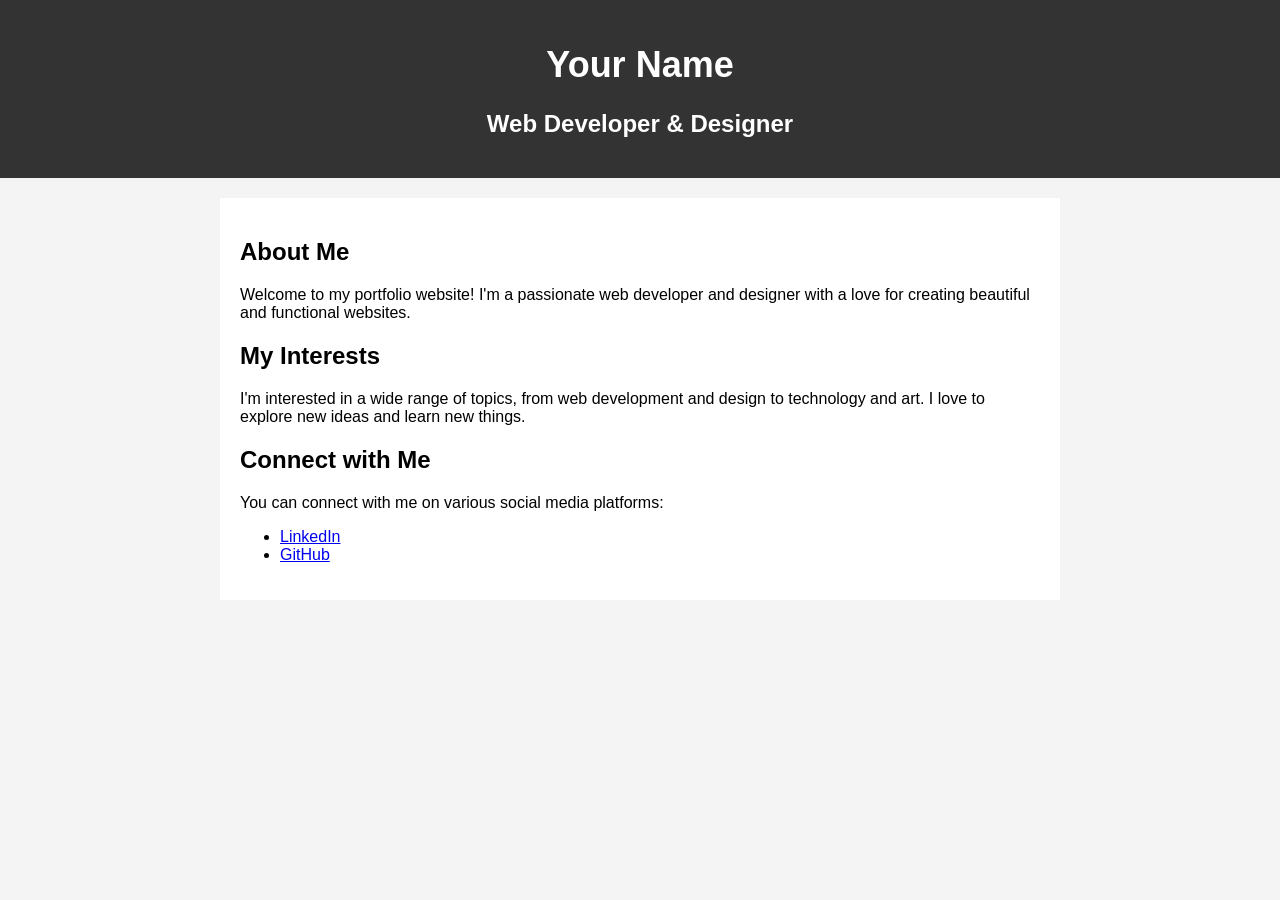
<file: TaxDirection.html>
<!DOCTYPE html>
<html>
<head>
    <meta charset="UTF-8">
    <title>Your Name - Portfolio</title>
    <style>
        body {
            font-family: Arial, sans-serif;
            background-color: #f4f4f4;
            margin: 0;
            padding: 0;
        }
        header {
            background-color: #333;
            color: #fff;
            text-align: center;
            padding: 20px;
        }
        h1 {
            font-size: 36px;
        }
        h2 {
            font-size: 24px;
        }
        .container {
            max-width: 800px;
            margin: 20px auto;
            padding: 20px;
            background-color: #fff;
        }
    </style>
</head>
<body>
    <header>
        <h1>Your Name</h1>
        <h2>Web Developer & Designer</h2>
    </header>
    <div class="container">
        <h2>About Me</h2>
        <p>
            Welcome to my portfolio website! I'm a passionate web developer and designer with a love for creating beautiful and functional websites.
        </p>

        <h2>My Interests</h2>
        <p>
            I'm interested in a wide range of topics, from web development and design to technology and art. I love to explore new ideas and learn new things.
        </p>

        <h2>Connect with Me</h2>
        <p>
            You can connect with me on various social media platforms:
            <ul>
                <li><a href="https://www.linkedin.com/yourprofile" target="_blank">LinkedIn</a></li>
                <li><a href="https://www.github.com/yourusername" target="_blank">GitHub</a></li>
                <!-- Add more links to your other social media profiles -->
            </ul>
        </p>
    </div>
</body>
</html>
</file>
<file: styles.css>
/* ================================================================== *
 *  #TaxDirection  --  design system & layout
 *  Professional civic-tech look: dark text on light, calm palette,
 *  one accent, restrained motion (a refined replacement for the old
 *  "glistening" gold animation).
 * ================================================================== */

/* ---------- Design tokens ---------- */
:root {
  /* Palette */
  --ink:        #14202e;   /* primary text */
  --ink-soft:   #3c4a59;   /* secondary text */
  --ink-mute:   #65737f;   /* muted text */
  --line:       #e2e8ef;   /* hairline borders */
  --bg:         #ffffff;   /* page background */
  --bg-alt:     #f4f7fb;   /* alternating sections */
  --bg-card:    #ffffff;

  --brand:      #0a6ec0;   /* civic blue accent */
  --brand-dk:   #075596;
  --brand-soft: #e7f1fb;
  --vector:     #0f8a6a;   /* the "direction" green */
  --vector-soft:#e4f5ee;
  --warn:       #b5560a;

  /* Typography */
  --font-sans: "Inter", system-ui, -apple-system, "Segoe UI", Roboto, Arial, sans-serif;
  --font-display: "Fraunces", Georgia, "Times New Roman", serif;

  /* Spacing scale */
  --sp-1: .25rem;  --sp-2: .5rem;   --sp-3: .75rem;  --sp-4: 1rem;
  --sp-5: 1.5rem;  --sp-6: 2rem;    --sp-7: 3rem;    --sp-8: 4rem;
  --sp-9: 6rem;

  /* Radius & shadow */
  --r-sm: 8px;  --r-md: 14px;  --r-lg: 22px;
  --shadow-sm: 0 1px 2px rgba(20,32,46,.06), 0 1px 1px rgba(20,32,46,.04);
  --shadow-md: 0 6px 22px rgba(20,32,46,.08);
  --shadow-lg: 0 18px 50px rgba(20,32,46,.12);

  --container: 1080px;
}

/* ---------- Reset / base ---------- */
*, *::before, *::after { box-sizing: border-box; }

html { scroll-behavior: smooth; -webkit-text-size-adjust: 100%; }

body {
  margin: 0;
  font-family: var(--font-sans);
  color: var(--ink);
  background: var(--bg);
  line-height: 1.6;
  font-size: 17px;
  -webkit-font-smoothing: antialiased;
  text-rendering: optimizeLegibility;
}

img { max-width: 100%; height: auto; display: block; }

a { color: var(--brand); text-decoration: none; }
a:hover { color: var(--brand-dk); text-decoration: underline; }

h1, h2, h3 { line-height: 1.18; color: var(--ink); margin: 0 0 var(--sp-4); }
h2 { font-family: var(--font-display); }

p { margin: 0 0 var(--sp-4); }

.container { width: 100%; max-width: var(--container); margin-inline: auto; padding-inline: var(--sp-5); }

.skip-link {
  position: absolute; left: -9999px; top: 0;
  background: var(--brand); color: #fff; padding: var(--sp-3) var(--sp-4);
  border-radius: 0 0 var(--r-sm) 0; z-index: 100;
}
.skip-link:focus { left: 0; }

:focus-visible { outline: 3px solid var(--brand); outline-offset: 2px; border-radius: 4px; }

/* ---------- Buttons ---------- */
.btn {
  display: inline-flex; align-items: center; gap: var(--sp-2);
  font-weight: 600; font-size: 1rem;
  padding: .85rem 1.5rem; border-radius: 999px;
  border: 1.5px solid transparent; cursor: pointer;
  transition: transform .15s ease, box-shadow .2s ease, background .2s ease, color .2s ease;
  text-decoration: none;
}
.btn:hover { text-decoration: none; transform: translateY(-2px); }
.btn-primary { background: var(--brand); color: #fff; box-shadow: var(--shadow-md); }
.btn-primary:hover { background: var(--brand-dk); color: #fff; box-shadow: var(--shadow-lg); }
.btn-ghost { background: transparent; color: var(--brand); border-color: var(--line); }
.btn-ghost:hover { background: var(--brand-soft); color: var(--brand-dk); }

/* ================================================================== *
 *  HEADER / NAV
 * ================================================================== */
.site-header {
  position: sticky; top: 0; z-index: 50;
  background: rgba(255,255,255,.85);
  backdrop-filter: saturate(180%) blur(10px);
  border-bottom: 1px solid var(--line);
}
.nav-wrap { display: flex; align-items: center; justify-content: space-between; min-height: 64px; gap: var(--sp-4); }
.brand {
  font-family: var(--font-display); font-weight: 700; font-size: 1.3rem;
  color: var(--ink); letter-spacing: -.01em;
}
.brand:hover { text-decoration: none; color: var(--ink); }
.brand-hash { color: var(--brand); }
.site-nav { display: flex; align-items: center; gap: var(--sp-5); }
.site-nav a { color: var(--ink-soft); font-weight: 500; font-size: .95rem; }
.site-nav a:hover { color: var(--brand); text-decoration: none; }
.nav-cta {
  background: var(--brand-soft); color: var(--brand-dk) !important;
  padding: .45rem .9rem; border-radius: 999px; font-weight: 600;
}
.nav-cta:hover { background: var(--brand); color: #fff !important; }

/* Disclosure wrapper: on desktop it's transparent — the summary is hidden and
   the links render as the normal inline nav. It only becomes a dropdown on
   small screens (see the max-width: 720px block). */
.nav-menu { display: contents; }
.nav-menu > summary { display: none; }
.nav-links { display: flex; align-items: center; gap: var(--sp-5); }

/* ================================================================== *
 *  HERO
 * ================================================================== */
.hero {
  position: relative; overflow: hidden;
  background:
    radial-gradient(1100px 480px at 88% -10%, var(--brand-soft) 0%, transparent 60%),
    radial-gradient(800px 380px at -5% 10%, var(--vector-soft) 0%, transparent 55%),
    var(--bg);
  padding: var(--sp-9) 0 var(--sp-8);
}
.hero-inner { position: relative; z-index: 2; max-width: 760px; }
.eyebrow, .section-eyebrow {
  text-transform: uppercase; letter-spacing: .12em; font-size: .78rem;
  font-weight: 700; color: var(--brand); margin-bottom: var(--sp-3);
}
.hero-title {
  font-family: var(--font-display); font-weight: 600;
  font-size: clamp(2.2rem, 6vw, 4rem); letter-spacing: -.02em;
  margin-bottom: var(--sp-5);
}
.hero-title .vec { color: var(--vector); }
.hero-title .scalar { color: var(--ink-mute); text-decoration: line-through; text-decoration-thickness: 2px; }
.hero-pitch { font-size: clamp(1.05rem, 2.2vw, 1.3rem); color: var(--ink-soft); max-width: 60ch; }
.hero-actions { display: flex; flex-wrap: wrap; gap: var(--sp-4); margin: var(--sp-6) 0 var(--sp-4); }
.hero-note { font-size: .9rem; color: var(--ink-mute); }

/* Hero vector illustration */
.hero-viz {
  position: absolute; right: 3%; bottom: 6%; width: min(38vw, 360px);
  z-index: 1; opacity: .9; pointer-events: none;
}
.hero-viz svg { width: 100%; height: auto; }
.viz-origin { fill: var(--brand); }
.viz-arrowhead { fill: var(--vector); }
.viz-vec {
  stroke: var(--vector); stroke-width: 3; fill: none;
  stroke-linecap: round;
  stroke-dasharray: 240; stroke-dashoffset: 240;
  animation: draw-vec 1.4s ease forwards;
}
.viz-vec-2 { animation-delay: .25s; }
.viz-vec-3 { animation-delay: .5s; }
@keyframes draw-vec { to { stroke-dashoffset: 0; } }

/* ================================================================== *
 *  SECTIONS
 * ================================================================== */
.section { padding: var(--sp-9) 0; }
.section-alt { background: var(--bg-alt); border-block: 1px solid var(--line); }
.section-title { font-size: clamp(1.7rem, 4vw, 2.6rem); letter-spacing: -.02em; margin-bottom: var(--sp-5); }
.prose { max-width: 68ch; color: var(--ink-soft); }
.prose p { font-size: 1.06rem; }
.prose strong, .prose em { color: var(--ink); }
.section-cta { margin-top: var(--sp-6); }

/* ---- Reveal-on-scroll (progressive enhancement) ---- */
.reveal { opacity: 0; transform: translateY(18px); transition: opacity .6s ease, transform .6s ease; }
.reveal.is-visible { opacity: 1; transform: none; }

/* ================================================================== *
 *  PROBLEM: scalar -> vector contrast
 * ================================================================== */
.contrast-grid {
  display: grid; grid-template-columns: 1fr auto 1fr; align-items: center;
  gap: var(--sp-5); margin-top: var(--sp-7);
}
.contrast-card {
  background: var(--bg-card); border: 1px solid var(--line); border-radius: var(--r-lg);
  padding: var(--sp-6); box-shadow: var(--shadow-sm);
}
.contrast-card h3 { font-family: var(--font-sans); font-size: .85rem; text-transform: uppercase; letter-spacing: .1em; color: var(--ink-mute); }
.contrast-card.before { border-top: 4px solid var(--ink-mute); }
.contrast-card.after { border-top: 4px solid var(--vector); }
.big-symbol { font-family: var(--font-display); font-size: 2.1rem; font-weight: 600; color: var(--ink); margin: var(--sp-3) 0; }
.contrast-arrow { font-size: 2rem; color: var(--brand); font-weight: 700; }
.vec-list { list-style: none; margin: var(--sp-3) 0 var(--sp-4); padding: 0; }
.vec-list li { display: flex; justify-content: space-between; gap: var(--sp-3); padding: .5rem 0; border-bottom: 1px dashed var(--line); }
.vec-list li:last-child { border-bottom: none; }
.vec-list .vw { color: var(--vector); font-weight: 700; font-variant-numeric: tabular-nums; }

/* ================================================================== *
 *  HOW IT WORKS: steps
 * ================================================================== */
.steps {
  list-style: none; margin: var(--sp-6) 0 0; padding: 0;
  display: grid; gap: var(--sp-5);
  grid-template-columns: repeat(auto-fit, minmax(220px, 1fr));
  counter-reset: step;
}
.step {
  position: relative; background: var(--bg-card); border: 1px solid var(--line);
  border-radius: var(--r-md); padding: var(--sp-6) var(--sp-5) var(--sp-5);
  box-shadow: var(--shadow-sm); transition: transform .2s ease, box-shadow .2s ease;
}
.step:hover { transform: translateY(-4px); box-shadow: var(--shadow-md); }
.step-num {
  display: inline-flex; align-items: center; justify-content: center;
  width: 2.4rem; height: 2.4rem; border-radius: 50%;
  background: var(--brand-soft); color: var(--brand-dk);
  font-weight: 700; font-size: 1.1rem; margin-bottom: var(--sp-3);
}
.step h3 { font-family: var(--font-sans); font-size: 1.15rem; }
.step p { color: var(--ink-soft); font-size: .98rem; margin: 0; }

/* ================================================================== *
 *  THE MATH: formula
 * ================================================================== */
.formula-card {
  margin: var(--sp-6) 0; background: var(--ink); color: #eaf2fb;
  border-radius: var(--r-lg); padding: var(--sp-6); box-shadow: var(--shadow-md);
}
.formula-card figcaption {
  text-transform: uppercase; letter-spacing: .1em; font-size: .78rem;
  font-weight: 700; color: #8fb6dd; margin-bottom: var(--sp-4);
}
.formula { overflow-x: auto; }
.formula code {
  font-family: "SFMono-Regular", ui-monospace, "Cascadia Code", Consolas, monospace;
  font-size: 1.02rem; color: #eaf2fb; line-height: 1.7; white-space: pre-wrap;
}
.formula.sub { margin-top: var(--sp-4); padding-top: var(--sp-4); border-top: 1px solid rgba(255,255,255,.14); }
.formula.sub code { color: #b9d4ee; font-size: .92rem; }

.worked-example {
  background: var(--vector-soft); border: 1px solid #c7eadb; border-radius: var(--r-lg);
  padding: var(--sp-6); border-left: 5px solid var(--vector);
}
.worked-example h3 { font-family: var(--font-sans); font-size: 1.1rem; }
.kv { list-style: none; margin: 0 0 var(--sp-4); padding: 0; }
.kv li { display: flex; justify-content: space-between; gap: var(--sp-4); padding: .55rem 0; border-bottom: 1px solid rgba(15,138,106,.18); }
.kv .k { color: var(--ink-soft); }
.kv .v { font-weight: 700; color: var(--ink); font-variant-numeric: tabular-nums; }
.example-result {
  display: flex; flex-direction: column; gap: var(--sp-1);
  background: #fff; border-radius: var(--r-md); padding: var(--sp-4) var(--sp-5);
  margin: var(--sp-4) 0; box-shadow: var(--shadow-sm);
}
.example-result span { text-transform: uppercase; letter-spacing: .08em; font-size: .75rem; color: var(--ink-mute); font-weight: 700; }
.example-result strong { font-family: var(--font-display); font-size: 1.4rem; color: var(--vector); }
.example-note { color: var(--ink-soft); font-size: .98rem; margin: 0; }

/* ================================================================== *
 *  WHY IT MATTERS: endorsement
 * ================================================================== */
.endorsement {
  margin: var(--sp-7) 0; padding: var(--sp-6); position: relative;
  background: var(--bg-card); border: 1px solid var(--line);
  border-radius: var(--r-lg); box-shadow: var(--shadow-sm); border-left: 5px solid var(--brand);
}
.endorsement p {
  font-family: var(--font-display); font-size: clamp(1.2rem, 3vw, 1.6rem);
  font-weight: 500; color: var(--ink); line-height: 1.4;
}
.endorsement footer { font-size: .95rem; color: var(--ink-soft); }
.endorsement footer strong { display: block; color: var(--ink); margin-bottom: var(--sp-1); }

/* ================================================================== *
 *  RESEARCH
 * ================================================================== */
.research-grid {
  display: grid; gap: var(--sp-5); margin: var(--sp-6) 0 var(--sp-8);
  grid-template-columns: repeat(auto-fit, minmax(260px, 1fr));
}
.research-card {
  background: var(--bg-card); border: 1px solid var(--line); border-radius: var(--r-md);
  padding: var(--sp-6); box-shadow: var(--shadow-sm); display: flex; flex-direction: column;
}
.research-card h3 {
  font-family: var(--font-sans); font-size: .8rem; text-transform: uppercase;
  letter-spacing: .1em; color: var(--brand); margin-bottom: var(--sp-3);
}
.rc-title { font-weight: 600; color: var(--ink); }
.rc-meta { font-size: .9rem; color: var(--ink-mute); margin-bottom: var(--sp-4); }
.rc-link { margin-top: auto; font-weight: 600; }

.archival-heading { font-family: var(--font-sans); font-size: 1.15rem; margin-top: var(--sp-7); }
.archival-links { margin: 0 0 var(--sp-5); padding-left: 1.2rem; color: var(--ink-soft); }
.archival-links li { margin-bottom: var(--sp-2); }

.heatmaps {
  margin: var(--sp-6) 0; display: grid; gap: var(--sp-4);
  grid-template-columns: repeat(auto-fit, minmax(280px, 1fr));
}
.heatmaps img { border: 1px solid var(--line); border-radius: var(--r-md); box-shadow: var(--shadow-sm); background: #fff; }
.heatmaps figcaption { grid-column: 1 / -1; font-size: .9rem; color: var(--ink-mute); text-align: center; }

/* ================================================================== *
 *  GET INVOLVED
 * ================================================================== */
.involve-grid {
  display: grid; gap: var(--sp-5); margin-top: var(--sp-6);
  grid-template-columns: repeat(auto-fit, minmax(240px, 1fr));
}
.involve-card {
  display: flex; flex-direction: column; background: var(--bg-card);
  border: 1px solid var(--line); border-radius: var(--r-md); padding: var(--sp-6);
  box-shadow: var(--shadow-sm); color: var(--ink);
  transition: transform .2s ease, box-shadow .2s ease, border-color .2s ease;
}
.involve-card:hover { transform: translateY(-4px); box-shadow: var(--shadow-md); border-color: var(--brand); text-decoration: none; color: var(--ink); }
.involve-card h3 { font-family: var(--font-sans); font-size: 1.2rem; }
.involve-card p { color: var(--ink-soft); font-size: .98rem; flex: 1; }
.involve-go { margin-top: var(--sp-4); font-weight: 600; color: var(--brand); }

/* ================================================================== *
 *  FOOTER
 * ================================================================== */
.site-footer { background: var(--ink); color: #c6d3e0; padding: var(--sp-8) 0 var(--sp-6); margin-top: var(--sp-4); }
.footer-inner { display: grid; gap: var(--sp-6); grid-template-columns: 1.4fr 1fr 1fr; }
.footer-brand .brand { color: #fff; }
.footer-brand .brand-hash { color: #57a7e6; }
.footer-brand p { color: #9fb1c4; margin-top: var(--sp-3); }
.footer-nav, .footer-social { display: flex; flex-direction: column; gap: var(--sp-3); }
.site-footer a { color: #c6d3e0; font-size: .95rem; }
.site-footer a:hover { color: #fff; }
.footer-legal { margin-top: var(--sp-6); padding-top: var(--sp-5); border-top: 1px solid rgba(255,255,255,.1); }
.footer-legal p { color: #8497a9; font-size: .85rem; margin: 0; }

/* ================================================================== *
 *  RESPONSIVE
 * ================================================================== */
@media (max-width: 860px) {
  .footer-inner { grid-template-columns: 1fr 1fr; }
  .hero-viz { display: none; }
}
@media (max-width: 720px) {
  body { font-size: 16px; }
  .site-nav { gap: var(--sp-3); }

  /* Mobile in-page nav: collapse the section links into a native <details>
     disclosure dropdown so phone users keep access to every anchor. */
  .nav-menu { display: block; position: relative; }
  .nav-menu > summary {
    display: inline-flex; align-items: center; gap: var(--sp-2);
    list-style: none; cursor: pointer;
    color: var(--ink-soft); font-weight: 600; font-size: .95rem;
    padding: .45rem .9rem; border: 1px solid var(--line); border-radius: 999px;
  }
  .nav-menu > summary::-webkit-details-marker { display: none; }
  .nav-menu > summary::after { content: "▾"; font-size: .8em; }
  .nav-menu[open] > summary { color: var(--brand); border-color: var(--brand); }
  .nav-links {
    position: absolute; right: 0; top: calc(100% + var(--sp-2));
    flex-direction: column; align-items: stretch; gap: 0;
    min-width: 200px; padding: var(--sp-2);
    background: var(--bg-card); border: 1px solid var(--line);
    border-radius: var(--r-md); box-shadow: var(--shadow-md); z-index: 60;
  }
  .nav-links a { padding: var(--sp-3) var(--sp-3); border-radius: var(--r-sm); }
  .nav-links a:hover { background: var(--brand-soft); }

  .contrast-grid { grid-template-columns: 1fr; }
  .contrast-arrow { transform: rotate(90deg); justify-self: center; }
  .footer-inner { grid-template-columns: 1fr; }
  .section { padding: var(--sp-8) 0; }
  .hero { padding: var(--sp-8) 0; }
}

/* ================================================================== *
 *  MOTION PREFERENCES
 * ================================================================== */
@media (prefers-reduced-motion: reduce) {
  * { animation-duration: .001ms !important; animation-iteration-count: 1 !important; transition-duration: .001ms !important; scroll-behavior: auto !important; }
  .viz-vec { stroke-dashoffset: 0; }
  .reveal { opacity: 1; transform: none; }
  .skeleton-card { animation: none !important; }
}

/* ================================================================== *
 *  DASHBOARD  (dashboard.html)
 * ================================================================== */
.dash-hero {
  background:
    radial-gradient(900px 400px at 90% -20%, var(--brand-soft) 0%, transparent 60%),
    var(--bg);
  padding: var(--sp-8) 0 var(--sp-6);
  border-bottom: 1px solid var(--line);
}
.dash-title { font-family: var(--font-display); font-weight: 600; font-size: clamp(1.9rem, 5vw, 3rem); letter-spacing: -.02em; }
.dash-sub { max-width: 70ch; color: var(--ink-soft); font-size: 1.06rem; }

/* ---- Status / config banner ---- */
.banner {
  margin-top: var(--sp-5); padding: var(--sp-4) var(--sp-5);
  border-radius: var(--r-md); font-size: .98rem; line-height: 1.5;
  border: 1px solid; display: flex; gap: var(--sp-3); align-items: flex-start;
}
.banner strong { font-weight: 700; }
.banner code { background: rgba(0,0,0,.06); padding: .1em .4em; border-radius: 4px; font-size: .9em; }
.banner.banner-warn  { background: #fff5e9; border-color: #f1c995; color: #7a4708; }
.banner.banner-error { background: #fdecec; border-color: #f0b4b4; color: #8a1f1f; }
.banner.banner-info  { background: var(--brand-soft); border-color: #b8d8f5; color: var(--brand-dk); }

/* ---- Headline stats ---- */
.stats-section { padding-top: var(--sp-7); }
.stats-grid { display: grid; gap: var(--sp-5); grid-template-columns: repeat(auto-fit, minmax(200px, 1fr)); }
.stat-card {
  background: var(--bg-card); border: 1px solid var(--line); border-radius: var(--r-md);
  padding: var(--sp-6); box-shadow: var(--shadow-sm); text-align: left;
}
.stat-label { display: block; text-transform: uppercase; letter-spacing: .1em; font-size: .75rem; font-weight: 700; color: var(--ink-mute); margin-bottom: var(--sp-2); }
.stat-value { display: block; font-family: var(--font-display); font-weight: 600; font-size: clamp(1.6rem, 4vw, 2.4rem); color: var(--ink); font-variant-numeric: tabular-nums; }
.stat-value[data-state="loading"] { color: var(--ink-mute); }
.stat-value[data-state="empty"] { color: var(--ink-mute); }
.stat-value[data-state="ready"] { color: var(--ink); }

/* ---- Clusters ---- */
.clusters-section { padding-top: var(--sp-8); padding-bottom: var(--sp-9); }
.clusters-head { display: flex; align-items: center; justify-content: space-between; gap: var(--sp-4); flex-wrap: wrap; }
.clusters-head .section-title { margin: 0; }

.clusters-list { display: grid; gap: var(--sp-5); margin-top: var(--sp-6); }
.cluster-card {
  background: var(--bg-card); border: 1px solid var(--line); border-radius: var(--r-lg);
  padding: var(--sp-6); box-shadow: var(--shadow-sm); transition: box-shadow .2s ease, transform .2s ease;
}
.cluster-card:hover { box-shadow: var(--shadow-md); transform: translateY(-2px); }
.cluster-top { display: flex; justify-content: space-between; gap: var(--sp-4); flex-wrap: wrap; align-items: baseline; }
.cluster-labels { display: flex; flex-wrap: wrap; gap: var(--sp-2); margin-bottom: var(--sp-2); }
.tag {
  display: inline-flex; align-items: center; gap: .35em; font-size: .78rem; font-weight: 600;
  padding: .25rem .65rem; border-radius: 999px;
}
.tag-problem { background: var(--brand-soft); color: var(--brand-dk); }
.tag-location { background: var(--vector-soft); color: #0b6b53; }
.cluster-title { font-family: var(--font-display); font-size: 1.3rem; margin: 0; color: var(--ink); }
.cluster-amount { text-align: right; }
.cluster-amount .amt { display: block; font-family: var(--font-display); font-weight: 700; font-size: 1.45rem; color: var(--vector); font-variant-numeric: tabular-nums; }
.cluster-amount .amt-label { font-size: .72rem; text-transform: uppercase; letter-spacing: .08em; color: var(--ink-mute); font-weight: 700; }

/* Bar visualization (pure CSS, no chart lib) */
.bar-wrap { margin: var(--sp-4) 0 var(--sp-5); }
.bar-track { background: var(--bg-alt); border: 1px solid var(--line); border-radius: 999px; height: 14px; overflow: hidden; }
.bar-fill {
  height: 100%; border-radius: 999px; min-width: 6px;
  background: linear-gradient(90deg, var(--brand) 0%, var(--vector) 100%);
  width: 0; transition: width .9s cubic-bezier(.22,.61,.36,1);
}
.bar-meta { display: flex; justify-content: space-between; font-size: .82rem; color: var(--ink-mute); margin-top: var(--sp-2); }

.cluster-stats { display: flex; flex-wrap: wrap; gap: var(--sp-5); margin-bottom: var(--sp-4); font-size: .9rem; color: var(--ink-soft); }
.cluster-stats b { color: var(--ink); font-variant-numeric: tabular-nums; }

.proposal { background: var(--bg-alt); border-radius: var(--r-md); padding: var(--sp-5); border-left: 4px solid var(--brand); }
.proposal h4 { margin: 0 0 var(--sp-2); font-size: .78rem; text-transform: uppercase; letter-spacing: .1em; color: var(--brand-dk); font-weight: 700; }
.proposal p { margin: 0; color: var(--ink-soft); white-space: pre-wrap; }
.proposal .muted { color: var(--ink-mute); font-style: italic; }

/* ---- Loading skeleton & empty ---- */
.loading-state { display: grid; gap: var(--sp-5); margin-top: var(--sp-6); }
.skeleton-card { height: 150px; border-radius: var(--r-lg); border: 1px solid var(--line);
  background: linear-gradient(100deg, var(--bg-alt) 30%, #e9eef4 50%, var(--bg-alt) 70%);
  background-size: 200% 100%; animation: shimmer 1.4s ease infinite; }
@keyframes shimmer { from { background-position: 200% 0; } to { background-position: -200% 0; } }

.empty-state { margin-top: var(--sp-6); text-align: center; padding: var(--sp-8) var(--sp-5);
  background: var(--bg-alt); border: 1px dashed var(--line); border-radius: var(--r-lg); }
.empty-state h3 { font-family: var(--font-display); font-size: 1.5rem; }
.empty-state p { color: var(--ink-soft); max-width: 50ch; margin-inline: auto; margin-bottom: var(--sp-5); }

@media (max-width: 720px) {
  .cluster-amount { text-align: left; }
  .cluster-top { flex-direction: column; }
}
.submission-qr{margin:2rem 0;color:var(--ink-mute);font-size:.85rem}.submission-qr img{display:block;max-width:200px;height:auto;margin-bottom:.75rem}
</file>
<file: app-shell.css>
:root{font-family:"Segoe UI",Arial,sans-serif;color:#243b35;background:#f6f7f3}*{box-sizing:border-box}body{margin:0;height:100dvh;display:flex;flex-direction:column}a{color:inherit;text-decoration:none}a:focus-visible{outline:3px solid #87aa79;outline-offset:4px}.app-header{background:#fbfcf8;border-bottom:1px solid #e0e7d9;padding:13px 24px;display:flex;align-items:center;justify-content:space-between;gap:20px}.app-brand{font-size:20px;font-weight:700;letter-spacing:-.7px;white-space:nowrap}.app-brand span{display:inline-grid;place-items:center;background:#174e41;color:#edf4dd;border-radius:7px;width:29px;height:29px;margin-right:7px}.app-header nav{display:flex;align-items:center;gap:23px;font-size:12px;color:#687b60}.standalone{border:1px solid #d8e3cf;border-radius:6px;padding:9px 13px}.app-note{margin:0;font-size:11px;line-height:1.6;padding:8px 24px;background:#eef3e5;color:#6e7d60}.app-note a{text-decoration:underline}main{flex:1;min-height:0}iframe{width:100%;height:100%;border:0;display:block;background:#f6f7f3}@media(max-width:650px){.app-header{padding:12px 15px;gap:12px}.app-header nav{gap:10px;font-size:10px}.app-header nav>a:first-child{display:none}.app-brand{font-size:17px}.app-brand span{width:25px;height:25px}.standalone{padding:7px}.app-note{font-size:10px;padding:8px 15px}}@media(max-width:390px){.app-header nav>a:nth-child(2){display:none}}
</file>
<file: legacy.css>
/* styles.css */
body {
  font-family: Arial, sans-serif;
  background-color: #f0f0f0;
  /* Add more styling rules as needed */
}

.glistening-effect {
  align-items: center;
  text-align: center;
  justify-content: center;
  /* width: 100%; */
  background-color: gold;
  animation: glistening 3s infinite;
}

.glistening-effect_2 {
  background-color: gold;
  animation: glistening 2s infinite;
}

@keyframes glistening {
  0% {
    opacity: 1;
    transform: scale(1);
  }
  50% {
    opacity: 0.5;
    transform: scale(1.1);
  }
  100% {
    opacity: 1;
    transform: scale(1);
  }
}
</file>
